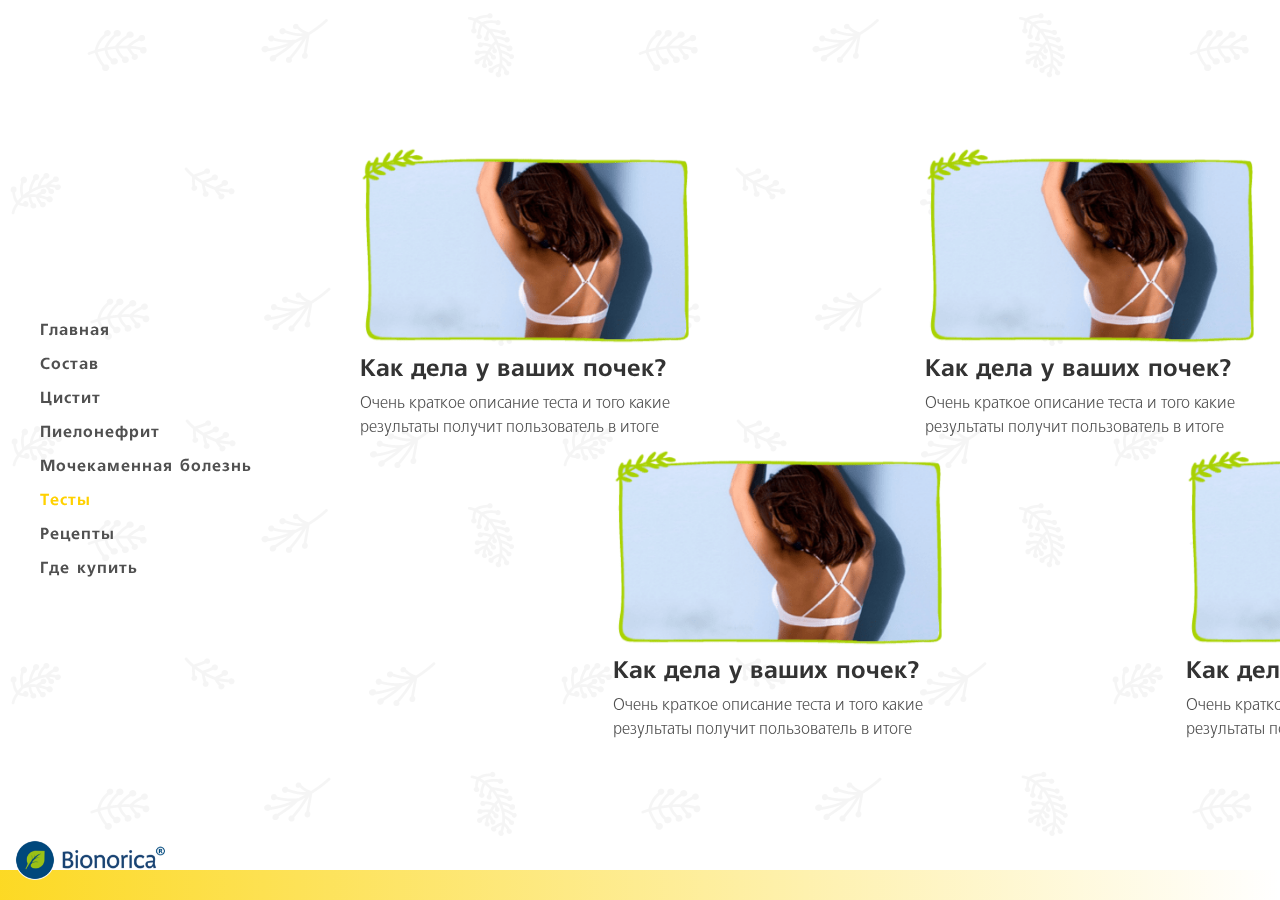
<file: all-tests.html>
<!DOCTYPE html>
<html lang="ru">
<head>
  <meta charset="UTF-8">
  <meta name="viewport" content="width=device-width, initial-scale=1.0">
  <link rel="stylesheet" href='css/font.css'>
  <link rel="stylesheet" href="css/uikit.min.css">
  <link rel="stylesheet" href="css/main.css">
  <title>Канефрон</title>
</head>
<body>

  <div class="menu-fixed">
    <a id="menu-toggle" href="#"><img src="img/icon/menu-ic-min.png" alt=""></a>
  </div>

  <div id="container">

    <div id="container2" class="at">
      <div class="box-animation" >
        <div class="imgs">
         <img src="img/photo/pochka-1-min.png" class="natasha-1" alt="">   
         <img id="text-4" src="img/text/slova-pochki-2.svg" alt="">
         <img id="text-5" src="img/text/pochka.svg" alt="">   
        </div>
      </div>

      <div class="box one">
        <div class="wrap uk-flex" uk-grid>
          <ul id="tm" class="menu uk-width-1-5@m">
            <li class="menu-item"><a href="http://pochka.com.ua/new/">Главная</a></li>
            <li class="menu-item"><a href="#">Состав</a></li>
            <li class="menu-item"><a href="#">Цистит</a></li>
            <li class="menu-item"><a href="#">Пиелонефрит</a></li>
            <li class="menu-item"><a href="#">Мочекаменная болезнь</a></li>
            <li class="menu-item my-active"><a href="/new/all-tests.html">Тесты</a></li>
            <li class="menu-item"><a href="/new/retsepty.html">Рецепты</a></li>
            <li class="menu-item"><a href="#">Где купить</a></li>
          </ul>
          <div class="tests uk-width-3-5@m uk-flex uk-flex-left uk-flex-middle  uk-flex-center">  
               <div class="wrap-3">
                  <div>
                               <a href="test-1.html">
                     <div class="images uk-overlay uk-flex uk-flex-center uk-flex-middle">
          
                      <img src="img/photo/photo_1-min.png" alt="" class="all-tests">
                       <img src="img/photo/photo_1_active-min.png" class="my-ab-img" alt="">
                      <img class="my-ab-img" src="img/text/nachat_test.svg" alt="">
              
                    </div>
                            </a>
                    <h3> 
                      Как дела у ваших почек?
                    </h3>
                    <p>
                      Очень краткое описание теста и того какие результаты получит пользователь в итоге
                    </p>
                  </div>
                  <div>
                      <a href="test-1.html">
                     <div class="images uk-overlay uk-flex uk-flex-center uk-flex-middle">
          
                      <img src="img/photo/photo_1-min.png" id="ap-menu" alt="" class="all-tests">
                       <img src="img/photo/photo_1_active-min.png" class="my-ab-img" alt="">
                      <img class="my-ab-img" src="img/text/nachat_test.svg" alt="">
              
                    </div>
                            </a>  
                    <h3> 
                      Как дела у ваших почек?
                    </h3>
                    <p>
                      Очень краткое описание теста и того какие результаты получит пользователь в итоге
                    </p>
                  </div>
                  <div>
                                          <a href="test-1.html">
                     <div class="images uk-overlay uk-flex uk-flex-center uk-flex-middle">
          
                      <img src="img/photo/photo_1-min.png" id="ap-menu" alt="" class="all-tests">
                       <img src="img/photo/photo_1_active-min.png" class="my-ab-img" alt="">
                      <img class="my-ab-img" src="img/text/nachat_test.svg" alt="">
              
                    </div>
                            </a>  
                    <h3> 
                      Как дела у ваших почек?
                    </h3>
                    <p>
                      Очень краткое описание теста и того какие результаты получит пользователь в итоге
                    </p>
                  </div>
               </div>
                <div class="wrap-2">
<div id="my-margin">
                                          <a href="test-1.html">
                     <div class="images uk-overlay uk-flex uk-flex-center uk-flex-middle">
          
                      <img src="img/photo/photo_1-min.png" id="ap-menu" alt="" class="all-tests">
                       <img src="img/photo/photo_1_active-min.png" class="my-ab-img" alt="">
                      <img class="my-ab-img" src="img/text/nachat_test.svg" alt="">
              
                    </div>
                            </a>  
                    <h3> 
                      Как дела у ваших почек?
                    </h3>
                    <p>
                      Очень краткое описание теста и того какие результаты получит пользователь в итоге
                    </p>
                  </div>
                  <div>
                                        <a href="test-1.html">
                     <div class="images uk-overlay uk-flex uk-flex-center uk-flex-middle">
          
                      <img src="img/photo/photo_1-min.png" id="ap-menu" alt="" class="all-tests">
                       <img src="img/photo/photo_1_active-min.png" class="my-ab-img" alt="">
                      <img class="my-ab-img" src="img/text/nachat_test.svg" alt="">
              
                    </div>
                            </a>  
                    <h3> 
                      Как дела у ваших почек?
                    </h3>
                    <p>
                      Очень краткое описание теста и того какие результаты получит пользователь в итоге
                    </p>
                  </div>
                </div>

          </div>
       </div>
     </div>
     <div class="box two">
      

    </div>

    <div class="box four">
    <div class="som-text">
     <img class="natasha-3" src="img/photo/pochka-3-min.png" alt="">
     <img id="text-8" src="img/text/ne-nado-samodetel.svg" alt=""> 
     <img id="text-9" src="img/text/pochka.svg" alt=""> 
    </div>

      <div class="wrap">
        <p class="samo-1">
          ПЕРЕД ВИКОРИСТАННЯМ ПРОКОНСУЛЬТУЙТЕСЯ З ЛІКАРЕМ
        </p>

        <p class="samo">
          САМОЛЕЧЕНИЕ МОЖЕТ
          БЫТЬ ОПАСНЫМ ДЛЯ
          ВАШЕГО ЗДОРОВЬЯ

        </p>
        <p class="samo-3">1 - 12-місячне порівняльне дослідження застосування Канефрон® Н у лікуванні хворих з інфекцією сечової системи. І.О. Дудар/Здоровье Мужчины №3, 2009
        </p>

      </div>

    </div>
  </div>
</div>
<div class="modal-menu">
<div class="menu-close">
    <a id="menu-close" href="#" class="fade-in"><img src="img/text/close.svg" alt=""></a>
  </div>
    <ul class="menu uk-width-auto uk-first-column">
            <li class="menu-item"><a href="http://pochka.com.ua/new/">Главная</a></li>
            <li class="menu-item"><a href="#">Состав</a></li>
            <li class="menu-item"><a href="#">Цистит</a></li>
            <li class="menu-item"><a href="#">Пиелонефрит</a></li>
            <li class="menu-item"><a href="#">Мочекаменная болезнь</a></li>
            <li class="menu-item  my-active"><a href="/new/all-tests.html">Тесты</a></li>
            <li class="menu-item"><a href="/new/retsepty.html">Рецепты</a></li>
            <li class="menu-item"><a href="#">Где купить</a></li>
      </ul>
</div>
  <div class="footer">
    <img src="img/logo/logo_2.png" alt="">
  </div>
</body>
<script src="js/jquery.min.js"></script>
<script src="js/uikit.min.js"></script>
<script src="js/TweenMax.min.js"></script>
<script src="js/EasePack.min.js"></script>
<script src="js/ScrollMagic.min.js"></script>
<script src="js/animation.gsap.min.js"></script>
<script src="js/debug.addIndicators.min.js"></script>
<script src="js/jquery.ScrollMagic.min.js"></script>
 <!--<script type="text/javascript">var TABLETKI_INFORMER = {productName: "Синупрет-экстракт", view: "modal", hash: "#apteki", height: 500, averagePrice: true, pharmCount: true, image: "https://i0.tabletki.ua/_assets/img/abc/large/Sinupret-ehkstrakt-33264.jpg", marker: "marker-plus3"}</script>
  <script src="https://tabletki.ua/article/i4/files/assets/js/app.js"></script>-->
<script type="text/javascript" src="js/main.js"></script>
</html>
</file>
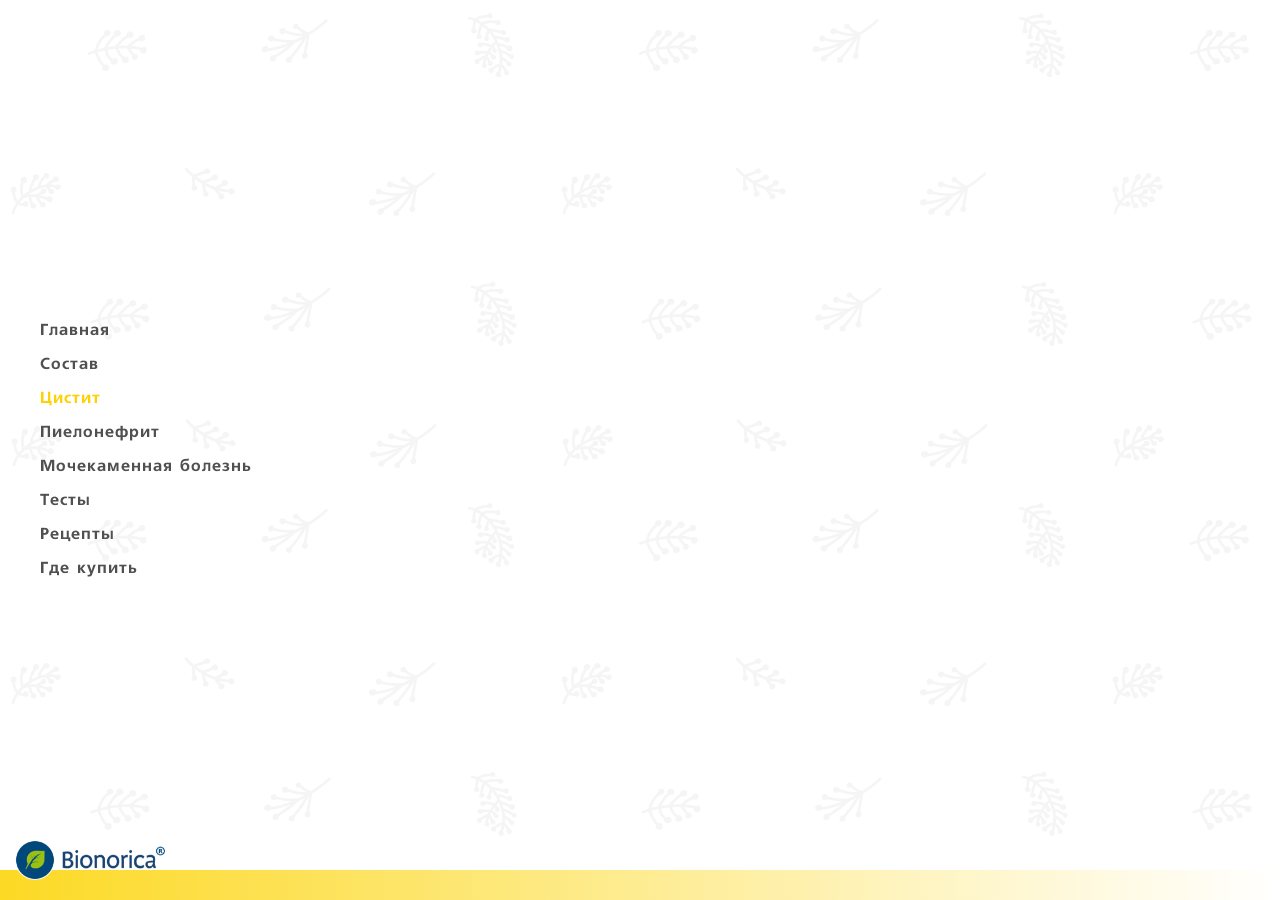
<file: cistitis.html>
<!DOCTYPE html>
<html lang="ru">

<head>
    <meta charset="UTF-8">
    <meta name="viewport" content="width=device-width, initial-scale=1.0">
    <link rel="stylesheet" href='css/font.css'>
    <link rel="stylesheet" href="css/uikit.min.css">
    <link rel="stylesheet" href="css/main.css">
    <title>Канефрон | Цистит</title>
</head>

<body>

    <div class="menu-fixed">
        <a id="menu-toggle" href="#"><img src="img/icon/menu-ic-min.png" alt=""></a>
    </div>

    <div id="container">
        <div id="container2" class="disease-html">
            

            <div class="box one">
                <div class="wrap" uk-grid>
                    <ul class="menu uk-width-auto">
            <li class="menu-item"><a href="http://pochka.com.ua/new/">Главная</a></li>
            <li class="menu-item"><a href="/new/sostav.html">Состав</a></li>
            <li class="menu-item my-active"><a href="/new/cistitis.html">Цистит</a></li>
            <li class="menu-item"><a href="/new/piolonefrit.html">Пиелонефрит</a></li>
            <li class="menu-item"><a href="/new/mochekamennaya.html">Мочекаменная болезнь</a></li>
            <li class="menu-item"><a href="/new/all-tests.html">Тесты</a></li>
            <li class="menu-item"><a href="/new/retsepty.html">Рецепты</a></li>
            <li class="menu-item"><a href="/new/gde-kupit.html">Где купить</a></li>
                    </ul>
                    <div class="info uk-width-3-4@m uk-flex uk-flex-left uk-flex-column uk-flex-center">

                        <div class="c-sostav-1">
                            <div>

                                <p class="s-numbers"> №UA/4708/01/01 от 22.12.2016 №1389</p>
                                <h1>Канефрон<sup>®</sup> Н </h1>
                                <img src="img/txt_svg_kanefron/cistitis.svg" class="s-cistit" alt="">
                                <p class="s-default">
                                    <strong>Цистит</strong> – это воспаление слизистой оболочки мочевого пузыря. Развитие цистита связано с переохлаждением, перенесенной инфекцией, инструментальным исследованием, бессистемным использованием некоторых лекарств, пренебрежением правилами личной гигиены. 
                                </p>
                                <p class="s-default">
                                   Самые главные симптомы цистита:
                                </p>
                                <ul class="s-my-list">
                                    <li>Частые и болезненные мочеиспускания</li>
                                    <li>Жжение во время и после мочеиспускания</li>
                                    <li>Боль и резь внизу живота</li>
                                </ul>
                            </div>


                        </div>

                    </div>
                </div>

            </div>
            <div class="box two" >
                <div class="box-animation" id="ap-menu">
                    <div class="imgs">
                        <img src="img/photo/pochka-3-min.png" class="natasha-1" alt="">
                        <img id="text-4" src="img/moch/pochka_speak_cistitis.svg" alt="">
                        <img id="text-5" src="img/text/pochka.svg" alt="">
                    </div>
                </div>
                <div class="wrap" uk-grid>
                    <div class="c-sostav-2">
                        <div>
                            <p class="s-default">
Чаще всего при первых признаках цистита по рекомендации более опытных подруг женщина принимает несколько таблеток первого попавшегося антибиотика. Симптомы заболевания затухают и о нем забывают до следующего обострения. Так может продолжаться годами. Однако,  <strong>обострения цистита</strong> происходят снова и снова. Такое положение вещей может свести с ума…

                            </p>
                           
                        </div>
<div>
  <img src="img/lief_divider.png" class="center divider" alt="">
</div>
                        <div>
                            

                            <p class="s-default">
                               Но эту проблему можно решить достаточно быстро, если обратиться к врачу и вовремя начать <strong>правильное лечение</strong>. Для борьбы с симптомами цистита существуют лекарственные препараты нового поколения, их особенность – сочетание традиционных знаний лечения растительными средствами с новейшими технологиями щадящего производства <strong>на основе растительного сырья</strong>.
                            </p>


                        </div>
                    </div>
                </div>
            </div>
            <div class="box two">

                <div class="wrap" uk-grid>
                <div class="info uk-width-4-5@m uk-flex uk-flex-left uk-flex-column ">
                  <div><img src="img/cistitis_2.svg" class="cistitis2" alt="">
                  </div>
                  <h1>Канефрон<sup>®</sup> Н </h1>
                  <div class="box-flex">
                    <p> Канефрон<sup>®</sup> Н обладает всеми качествами для лечения цистита: <strong> противомикробным, мочегонным, спазмолитическим, противовоспалительным, </strong> благодаря составу препарата -
уникальной комбинации трав:
                    </p>

                    <a href="#" class="uk-button-large uk-button my-green">О Составе</a>
                  </div>
                  <div class="uk-child-width-1-3 uk-text-center uk-margin-top" uk-grid>
                    <div>
                      <img src="img/photo/flower-1-min.png" alt="" /> <br>
                      <img class="listy-text" src="img/text/listy-rozmarin.svg" alt="">
                      <p> Folia Rosmarini </p>
                    </div>
                    <div>
                      <img src="img/photo/flower-2-min.png" alt="" /><br>
                      <img class="listy-text" src="img/text/travy-zolototisichnika.svg" alt="">
                      <p> Herba Centaurii </p>
                    </div>
                    <div>
                      <img src="img/photo/flower-3-min.png" alt="" /><br>
                      <img class="listy-text" src="img/text/kornay-lybystka.svg" alt="">
                      <p> Radix Levistici </p>
                    </div>
                  </div>
                </div>
                </div>
            </div>
<div class="box five">

                <div class="wrap" uk-grid>
                    <div class="c-sostav-3">
                        <div>
                            <p class="s-default">
Чаще всего при первых признаках цистита по рекомендации более опытных подруг женщина принимает несколько таблеток первого попавшегося антибиотика. Симптомы заболевания затухают и о нем забывают до следующего обострения. Так может продолжаться годами. Однако,  <strong>обострения цистита</strong> происходят снова и снова. Такое положение вещей может свести с ума…

                            </p>
                           
                        </div>
<div>
  <img src="img/lief_divider.png" class="center divider" alt="">
</div>
                        <div>
                            

                            <p class="s-default">
                               Но эту проблему можно решить достаточно быстро, если обратиться к врачу и вовремя начать <strong>правильное лечение</strong>. Для борьбы с симптомами цистита существуют лекарственные препараты нового поколения, их особенность – сочетание традиционных знаний лечения растительными средствами с новейшими технологиями щадящего производства <strong>на основе растительного сырья</strong>.
                            </p>


                        </div>
                    </div>
                </div>
            </div>
            <div class="box six">

                <div class="wrap">
                    <div style="max-width: 43%;">
                        <img src="img/kanefron_profilaktica.svg" class="profilaktika" alt="">
<br>    
                        <p> Поэтому возможность длительного и безопасного применения препарата в данном случае очень важна. Кроме того, Канефрон<sup>®</sup> Н <strong>способен предупреждать развитие пиелонефрита</strong>, который является частым осложнением цистита. 
                        </p>
<br>    
 <a href="#" class="uk-button-large uk-button my-green">О пиелонефрите</a>
                    </div>
                    <div class="product uk-width-auto">
                        <img src="img/icon/lief_big-min.png" alt="" class="lief-big" />
                        <img src="img/photo/pack-min.png" alt=""  class="pack-min" />
                        <p class="my-lief-text">
                            №UA/4708/01/01 от 22.12.2016 №1389
                        </p>
                        <p class="my-lief-text">
                            №UA/4708/02/01 от 22.12.2016 №1389
                        </p>
                    </div>
                </div>
            </div>
            <div class="box three">
                <div class="wrap " style="    align-items: center;    justify-content: center;">
                    <div>
                        <h1>Где купить</h1>
                        <div class="map-preview">
                            <a href="#apteki">
                                <div class=" uk-overlay uk-flex uk-flex-center uk-flex-middle">
                                    <img src="img/photo/map_fill-min.png" alt="">
                                </div>
                            </a>
                        </div>
                    </div>
                </div>
            </div>
            <div class="box four">
                <div class="som-text">
                    <img class="natasha-3" src="img/photo/pochka-3-min.png" alt="">
                    <img id="text-8" src="img/text/ne-nado-samodetel.svg" alt="">
                    <img id="text-9" src="img/text/pochka.svg" alt="">
                </div>

                <div class="wrap">
                    <p class="samo-1">
                        ПЕРЕД ВИКОРИСТАННЯМ ПРОКОНСУЛЬТУЙТЕСЯ З ЛІКАРЕМ
                    </p>

                    <p class="samo">
                        САМОЛЕЧЕНИЕ МОЖЕТ БЫТЬ ОПАСНЫМ ДЛЯ ВАШЕГО ЗДОРОВЬЯ

                    </p>
                    <p class="samo-3">1 - 12-місячне порівняльне дослідження застосування Канефрон® Н у лікуванні хворих з інфекцією сечової
                        системи. І.О. Дудар/Здоровье Мужчины №3, 2009
                    </p>

                </div>

            </div>
        </div>
    </div>
    <div class="modal-menu">
        <div class="menu-close">
            <a id="menu-close" href="#" class="fade-in"><img src="img/text/close.svg" alt=""></a>
        </div>
        <ul class="menu uk-width-auto uk-first-column">
            <li class="menu-item"><a href="http://pochka.com.ua/new/">Главная</a></li>
            <li class="menu-item"><a href="/new/sostav.html">Состав</a></li>
            <li class="menu-item my-active"><a href="/new/cistitis.html">Цистит</a></li>
            <li class="menu-item"><a href="/new/piolonefrit.html">Пиелонефрит</a></li>
            <li class="menu-item"><a href="/new/mochekamennaya.html">Мочекаменная болезнь</a></li>
            <li class="menu-item"><a href="/new/all-tests.html">Тесты</a></li>
            <li class="menu-item"><a href="/new/retsepty.html">Рецепты</a></li>
            <li class="menu-item"><a href="/new/gde-kupit.html">Где купить</a></li>
        </ul>
    </div>
    <div class="footer">
        <img src="img/logo/logo_2.png" alt="">
    </div>
</body>
<script src="js/jquery.min.js"></script>
<script src="js/uikit.min.js"></script>
<script src="js/TweenMax.min.js"></script>
<script src="js/EasePack.min.js"></script>
<script src="js/ScrollMagic.min.js"></script>
<script src="js/animation.gsap.min.js"></script>
<script src="js/debug.addIndicators.min.js"></script>
<script src="js/jquery.ScrollMagic.min.js"></script>
<script type="text/javascript">
  var TABLETKI_INFORMER = { productName: "Канефрон", view: "modal", hash: "#apteki", height: 500, averagePrice: true, pharmCount: true, image: "http://pochka.com.ua/new/img/photo/pack-min.png", marker: "", markerUrl: 'http://pochka.com.ua/new/img/pin-kanefron.png' }
</script>
<script src="https://tabletki.ua/article/i4/files/assets/js/app.js"></script>
<script type="text/javascript" src="js/main.js"></script>

</html>
</file>
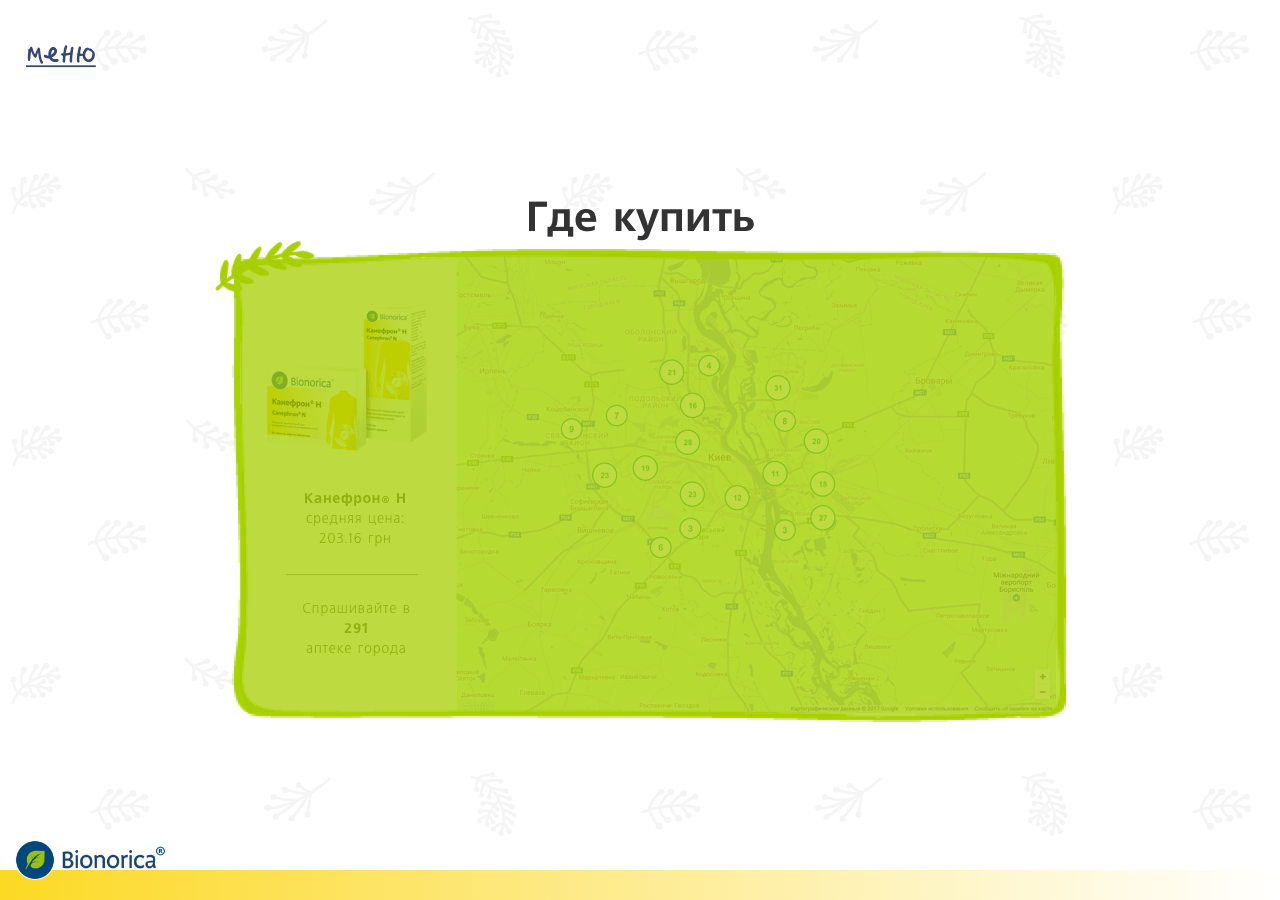
<file: gde-kupit.html>
<!DOCTYPE html>
<html lang="ru">

<head>
  <meta charset="UTF-8">
  <meta name="viewport" content="width=device-width, initial-scale=1.0">
  <link rel="stylesheet" href='css/font.css'>
  <link rel="stylesheet" href="css/uikit.min.css">
  <link rel="stylesheet" href="css/main.css">
  <title>Канефрон</title>
</head>

<body>
  <style>
    .natasha-1 {
      position: relative;
      z-index: 6;
      bottom: 133px;
      left: 60%;
      max-width: 145px;
      opacity: 0;
      /*transform: rotate(90deg) translateY(-100vh);*/
    }
  </style>


  <div class="menu-fixed">
    <a id="menu-toggle" href="#"><img src="img/icon/menu-ic-min.png" alt=""></a>
  </div>

  <div id="container">

    <div id="container2">
      <div class="box three">
        <div class="wrap " style="    align-items: center;    justify-content: center;">
          <div>
            <h1 class="uk-text-center">Где купить</h1>
            <div class="map-preview">
              <a href="#apteki">
                <div class=" uk-overlay uk-flex uk-flex-center uk-flex-middle">
                  <img src="img/photo/map_fill-min.png" alt="">
                </div>
              </a>
            </div>
          </div>
        </div>

      </div>
      <div class="box four">
        <div class="som-text">
          <img class="natasha-3" src="img/photo/pochka-3-min.png" alt="">
          <img id="text-8" src="img/text/ne-nado-samodetel.svg" alt="">
          <img id="text-9" src="img/text/pochka.svg" alt="">
        </div>

        <div class="wrap">
          <p class="samo-1">
            ПЕРЕД ВИКОРИСТАННЯМ ПРОКОНСУЛЬТУЙТЕСЯ З ЛІКАРЕМ
          </p>

          <p class="samo">
            САМОЛЕЧЕНИЕ МОЖЕТ БЫТЬ ОПАСНЫМ ДЛЯ ВАШЕГО ЗДОРОВЬЯ

          </p>
          <p class="samo-3">1 - 12-місячне порівняльне дослідження застосування Канефрон® Н у лікуванні хворих з інфекцією сечової системи.
            І.О. Дудар/Здоровье Мужчины №3, 2009
          </p>

        </div>

      </div>
    </div>
  </div>
  <div class="modal-menu">
    <div class="menu-close">
      <a id="menu-close" href="#" class="fade-in"><img src="img/text/close.svg" alt=""></a>
    </div>
    <ul class="menu uk-width-auto uk-first-column">
            <li class="menu-item"><a href="http://pochka.com.ua/new/">Главная</a></li>
            <li class="menu-item"><a href="/new/sostav.html">Состав</a></li>
            <li class="menu-item"><a href="/new/cistitis.html">Цистит</a></li>
            <li class="menu-item"><a href="/new/piolonefrit.html">Пиелонефрит</a></li>
            <li class="menu-item"><a href="/new/mochekamennaya.html">Мочекаменная болезнь</a></li>
            <li class="menu-item"><a href="/new/all-tests.html">Тесты</a></li>
            <li class="menu-item"><a href="/new/retsepty.html">Рецепты</a></li>
            <li class="menu-item  my-active"><a href="/new/gde-kupit.html">Где купить</a></li>
    </ul>
  </div>
  <div class="footer">
    <img src="img/logo/logo_2.png" alt="">
  </div>
</body>
<script src="js/jquery.min.js"></script>
<script src="js/uikit.min.js"></script>
<script src="js/TweenMax.min.js"></script>
<script src="js/EasePack.min.js"></script>
<script src="js/ScrollMagic.min.js"></script>
<script src="js/animation.gsap.min.js"></script>
<script src="js/debug.addIndicators.min.js"></script>
<script src="js/jquery.ScrollMagic.min.js"></script>
<script type="text/javascript">
  var TABLETKI_INFORMER = { productName: "Канефрон", view: "modal", hash: "#apteki", height: 500, averagePrice: true, pharmCount: true, image: "http://pochka.com.ua/new/img/photo/pack-min.png", marker: "", markerUrl: 'http://pochka.com.ua/new/img/pin-kanefron.png' }
</script>
<script src="https://tabletki.ua/article/i4/files/assets/js/app.js"></script>
<script type="text/javascript" src="js/main.js"></script>

</html>
</file>
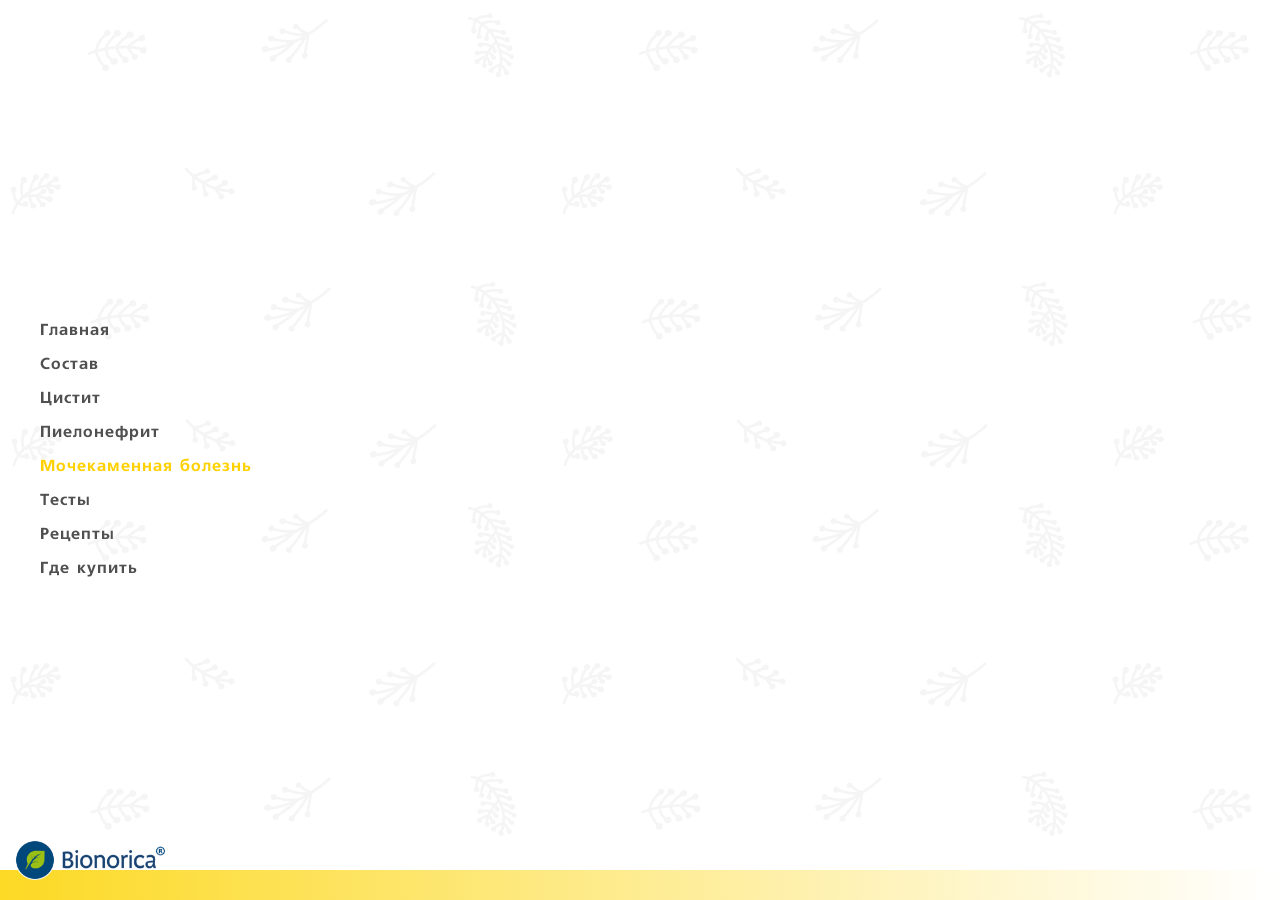
<file: mochekamennaya.html>
<!DOCTYPE html>
<html lang="ru">

<head>
    <meta charset="UTF-8">
    <meta name="viewport" content="width=device-width, initial-scale=1.0">
    <link rel="stylesheet" href='css/font.css'>
    <link rel="stylesheet" href="css/uikit.min.css">
    <link rel="stylesheet" href="css/main.css">
    <title>Канефрон | Мочекаменная болезнь</title>
</head>

<body>

    <div class="menu-fixed">
        <a id="menu-toggle" href="#"><img src="img/icon/menu-ic-min.png" alt=""></a>
    </div>

    <div id="container">
        <div id="container2" class="disease-html">
            

            <div class="box one">
                <div class="wrap" uk-grid>
                    <ul class="menu uk-width-auto">
            <li class="menu-item"><a href="http://pochka.com.ua/new/">Главная</a></li>
            <li class="menu-item"><a href="/new/sostav.html">Состав</a></li>
            <li class="menu-item"><a href="/new/cistitis.html">Цистит</a></li>
            <li class="menu-item"><a href="/new/piolonefrit.html">Пиелонефрит</a></li>
            <li class="menu-item my-active"><a href="/new/mochekamennaya.html">Мочекаменная болезнь</a></li>
            <li class="menu-item"><a href="/new/all-tests.html">Тесты</a></li>
            <li class="menu-item"><a href="/new/retsepty.html">Рецепты</a></li>
            <li class="menu-item"><a href="/new/gde-kupit.html">Где купить</a></li>
                    </ul>
                    <div class="info uk-width-3-4@m uk-flex uk-flex-left uk-flex-column uk-flex-center">

                        <div class="c-sostav-1">
                            <div>

                                <p class="s-numbers"> №UA/4708/01/01 от 22.12.2016 №1389</p>
                                <h1>Канефрон<sup>®</sup> Н </h1>
                                <img src="img/moch/mochekamennaya_txt_1.svg" class="s-cistit" alt="">
                                <p class="s-default">
                                    <strong>Мочекаменная болезнь (уролетиаз)</strong> - заболевание, проявляющееся формированием камней в органах мочевыделительной системы.
Мочекаменная болезнь в основном связана с нарушениями обмена веществ в организме и, как следствие, отложением солей в почках с последующим ростом камней.. Также причиной возникновения мочекаменной болезни могут быть нарушение питания, геологические и географические особенности проживания.
                                </p>
                                <p class="s-default">
                                  Самые главные симптомы пиелонефрита:
                                </p>
                                <ul class="s-my-list">
                                    <li>Импульсы сильной боли</li>
                                    <li>Боль и резь внизу живота</li>
                                    <li>Кровь в моче</li>
                                </ul>
                            </div>


                        </div>

                    </div>
                </div>

            </div>
            <div class="box two" >
                <div class="box-animation" id="ap-menu">
                    <div class="imgs">
                        <img src="img/photo/pochka-3-min.png" class="natasha-1" alt="">
                        <img id="text-4" src="img/moch/pochka_speak_cistitis.svg" alt="">
                        <img id="text-5" src="img/text/pochka.svg" alt="">
                    </div>
                </div>
                <div class="wrap" uk-grid>
                    <div class="c-sostav-2">
                        <div>
                            <p class="s-default">
Существует несколько путей лечения мочекаменной болезни - <strong>диетотерапия и медикаментозная коррекция</strong> нарушений обмена веществ, хирургический путь и фитотерапия.
<br><br>
Диетотерапия заключается в исключении ряда продуктов, которые могут способствовать камнеобразовании. Диета зависит от типа камней.

                            </p>
                           
                        </div>
<div>
  <img src="img/lief_divider.png" class="center divider" alt="">
</div>
                        <div>
                            

                            <p class="s-default">
                               Камни в почках, которые достаточно велики по размерам для самостоятельного отхождения, не лечатся консервативным методом, а требуют хирургического вмешательства.
<br><br>
Операции, благодаря современным технологиям , могут проводиться без разрезов и даже без проколов.
                            </p>


                        </div>
                    </div>
                </div>
            </div>
            <div class="box two">

                <div class="wrap" uk-grid>
                <div class="info uk-width-4-5@m uk-flex uk-flex-left uk-flex-column ">
                  <div><img src="img/moch/mochekamennaya_txt_2.svg" class="cistitis2" alt="">
                  </div>
                  <h1>препарат Канефрон<sup>®</sup> Н </h1>
                  <div class="box-flex">
                    <p>  Уточните на приеме врача о приеме <strong>Канефрон<sup>®</sup> Н</strong>. Эффективность лечения мочекаменной болезни <strong>Канефрон<sup>®</sup> Н </strong> подтверждается многолетним опытом применения этого препарата. Это препарат растительного происхождения, разработанный немецкой компанией Бионорика. В его состав входят экстракты:
                    </p>

                    <a href="#" class="uk-button-large uk-button my-green">О Составе</a>
                  </div>
                  <div class="uk-child-width-1-3 uk-text-center uk-margin-top" uk-grid>
                    <div>
                      <img src="img/photo/flower-1-min.png" alt="" /> <br>
                      <img class="listy-text" src="img/text/listy-rozmarin.svg" alt="">
                      <p> Folia Rosmarini </p>
                    </div>
                    <div>
                      <img src="img/photo/flower-2-min.png" alt="" /><br>
                      <img class="listy-text" src="img/text/travy-zolototisichnika.svg" alt="">
                      <p> Herba Centaurii </p>
                    </div>
                    <div>
                      <img src="img/photo/flower-3-min.png" alt="" /><br>
                      <img class="listy-text" src="img/text/kornay-lybystka.svg" alt="">
                      <p> Radix Levistici </p>
                    </div>
                  </div>
                </div>
                </div>
            </div>
<div class="box five">

                <div class="wrap" uk-grid>
                    <div class="c-sostav-3">
                        <div>
                            <p class="s-default">

Вещества, содержащиеся в препарате, действуют комплексно, оказывая <strong> противовоспалительное, противомикробное, спазмолитическое, сосудорасширяющее, а также мочегонное действие</strong>. Препарат устраняет спазм сосудов и способствует активному выведению солей из организма. Благодаря приему Канефрона<sup>®</sup>  Н <strong>состояние улучшается</strong> - быстрее выводится песок из почек, может снижаться артериальное давление, уменьшаются боли.. 

                            </p>
                           
                        </div>
<div>
  <img src="img/lief_divider.png" class="center divider" alt="">
</div>
                        <div>
                            

                            <p class="s-default">
                              Также его применение <strong>предупреждает образование и рост камней</strong>, помогает в профилактике воспалительных осложнений и рецидивов мочекаменной болезни. Канефрон<sup>®</sup> Н – один из самых применяемых растительных препаратов при этой патологии, так как он увеличивает выделение мочевой кислоты с мочой, предупреждая образование уратов, нормализует кислотность мочи, способствует облегченному выведению мелких камней или их фрагментов через мочеточники.
                            </p>


                        </div>
                    </div>
                </div>
            </div>
            <div class="box six">

                <div class="wrap">
                    <div style="max-width: 43%;">
                        <img src="img/kanefron_profilaktica.svg" class="profilaktika" alt="">
<br>    
                        <p> Высокое качество Канефрона<sup>®</sup> Н выделяет его из всей группы растительных урологических препаратов. Технологии разработки этого препарата способствуют максимальному использованию всех полезных свойств лекарственных растений. Препарат не имеет побочных действий и хорошо переносится, что делает его идеальным при необходимости длительного профилактического приема. 
                        </p>
<br>    
 <a href="#" class="uk-button-large uk-button my-green">О пиелонефрите</a>
                    </div>
                    <div class="product uk-width-auto">
                        <img src="img/icon/lief_big-min.png" alt="" class="lief-big" />
                        <img src="img/photo/pack-min.png" alt=""  class="pack-min" />
                        <p class="my-lief-text">
                            №UA/4708/02/01 от 22.12.2016 №1389
                        </p>
                        <p class="my-lief-text">
                            №UA/4708/01/01 от 22.12.2016 №1389
                        </p>
                    </div>
                </div>
            </div>
            <div class="box three">
                <div class="wrap " style="    align-items: center;    justify-content: center;">
                    <div>
                        <h1>Где купить</h1>
                        <div class="map-preview">
                            <a href="#apteki">
                                <div class=" uk-overlay uk-flex uk-flex-center uk-flex-middle">
                                    <img src="img/photo/map_fill-min.png" alt="">
                                </div>
                            </a>
                        </div>
                    </div>
                </div>
            </div>
            <div class="box four">
                <div class="som-text">
                    <img class="natasha-3" src="img/photo/pochka-3-min.png" alt="">
                    <img id="text-8" src="img/text/ne-nado-samodetel.svg" alt="">
                    <img id="text-9" src="img/text/pochka.svg" alt="">
                </div>

                <div class="wrap">
                    <p class="samo-1">
                        ПЕРЕД ВИКОРИСТАННЯМ ПРОКОНСУЛЬТУЙТЕСЯ З ЛІКАРЕМ
                    </p>

                    <p class="samo">
                        САМОЛЕЧЕНИЕ МОЖЕТ БЫТЬ ОПАСНЫМ ДЛЯ ВАШЕГО ЗДОРОВЬЯ

                    </p>
                    <p class="samo-3">1 - 12-місячне порівняльне дослідження застосування Канефрон<sup>®</sup> Н у лікуванні хворих з інфекцією сечової
                        системи. І.О. Дудар/Здоровье Мужчины №3, 2009
                    </p>

                </div>

            </div>
        </div>
    </div>
    <div class="modal-menu">
        <div class="menu-close">
            <a id="menu-close" href="#" class="fade-in"><img src="img/text/close.svg" alt=""></a>
        </div>
        <ul class="menu uk-width-auto uk-first-column">
            <li class="menu-item"><a href="http://pochka.com.ua/new/">Главная</a></li>
            <li class="menu-item"><a href="/new/sostav.html">Состав</a></li>
            <li class="menu-item"><a href="/new/cistitis.html">Цистит</a></li>
            <li class="menu-item"><a href="/new/piolonefrit.html">Пиелонефрит</a></li>
            <li class="menu-item my-active"><a href="/new/mochekamennaya.html">Мочекаменная болезнь</a></li>
            <li class="menu-item"><a href="/new/all-tests.html">Тесты</a></li>
            <li class="menu-item"><a href="/new/retsepty.html">Рецепты</a></li>
            <li class="menu-item"><a href="/new/gde-kupit.html">Где купить</a></li>
        </ul>
    </div>
    <div class="footer">
        <img src="img/logo/logo_2.png" alt="">
    </div>
</body>
<script src="js/jquery.min.js"></script>
<script src="js/uikit.min.js"></script>
<script src="js/TweenMax.min.js"></script>
<script src="js/EasePack.min.js"></script>
<script src="js/ScrollMagic.min.js"></script>
<script src="js/animation.gsap.min.js"></script>
<script src="js/debug.addIndicators.min.js"></script>
<script src="js/jquery.ScrollMagic.min.js"></script>
<script type="text/javascript">
  var TABLETKI_INFORMER = { productName: "Канефрон", view: "modal", hash: "#apteki", height: 500, averagePrice: true, pharmCount: true, image: "http://pochka.com.ua/new/img/photo/pack-min.png", marker: "", markerUrl: 'http://pochka.com.ua/new/img/pin-kanefron.png' }
</script>
<script src="https://tabletki.ua/article/i4/files/assets/js/app.js"></script>
<script type="text/javascript" src="js/main.js"></script>

</html>
</file>
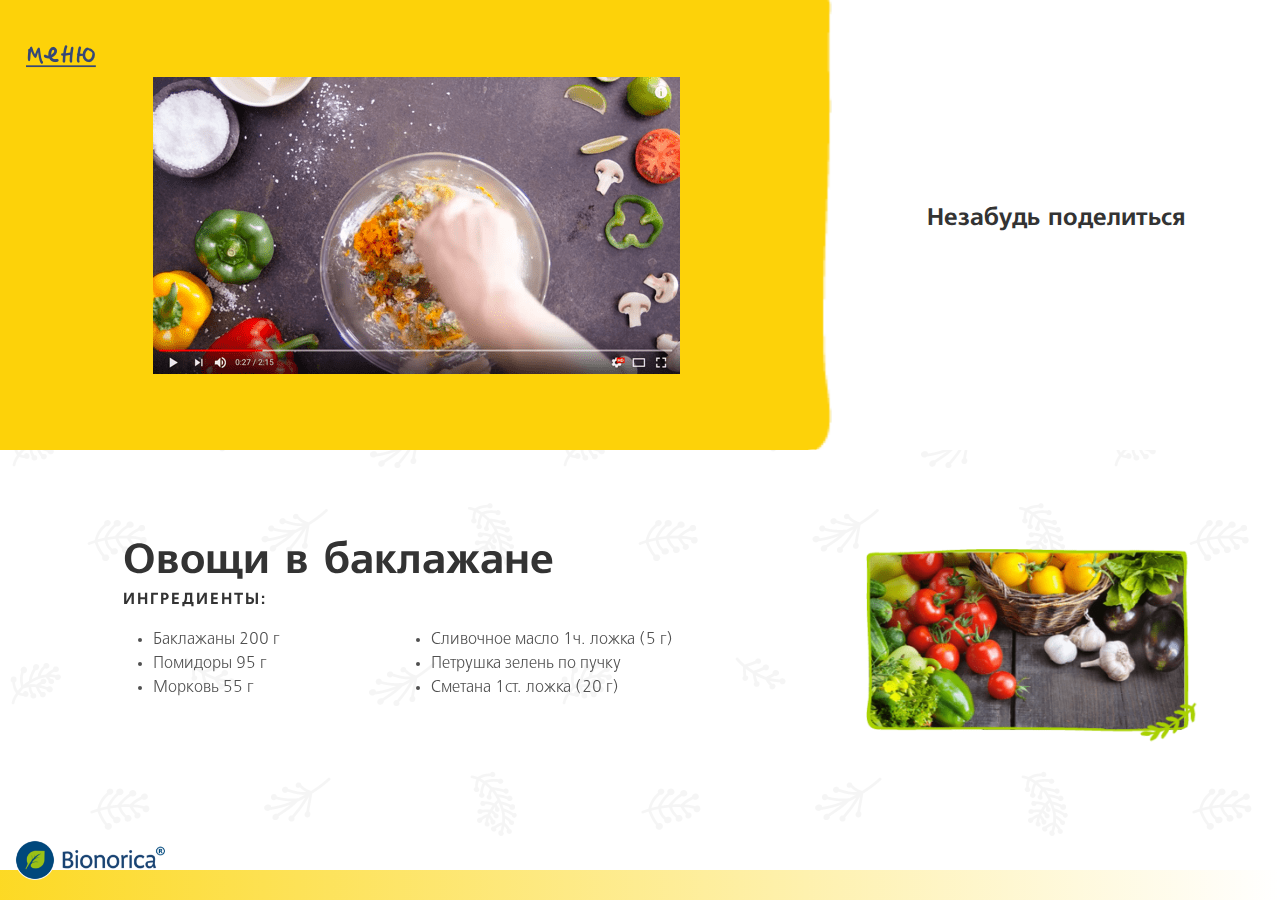
<file: ovoshhi-v-baklazhane.html>
<!DOCTYPE html>
<html lang="ru">

<head>
   <meta charset="UTF-8">
   <meta name="viewport" content="width=device-width, initial-scale=1.0">
   <link rel="stylesheet" href='css/font.css'>
   <link rel="stylesheet" href="css/uikit.min.css">
   <link rel="stylesheet" href="css/main.css">
   <title>Канефрон</title>
</head>

<body>

   <div class="menu-fixed">
      <a id="menu-toggle" href="#"><img src="img/icon/menu-ic-min.png" alt=""></a>
   </div>
   <div id="container">
      <div id="container2">
         <div class="box one">
            <div class="my-box-v">
               <div class="yellow-box">
                  <div class="video-recepy">
                     <img src="img/photo/video-min.png" alt=""/>
                     <img src="img/bg-right.png" class="my-bg-y-r" alt="" />
                  </div>
                  <div class="share-recepy">
                     <div class="share-content">
                        <h3>Незабудь поделиться</h3>
                        <br>
<script src="//yastatic.net/es5-shims/0.0.2/es5-shims.min.js"  async="async"></script>
<script src="//yastatic.net/share2/share.js" async="async"></script>
<div class="ya-share2" data-services="vkontakte,facebook"></div>
                     </div>

                  </div>
               </div>
               <div class="box-recepy">
                  <div class="recepy-info"  uk-grid>
                     <div class="uk-width-2-3">
                        <h1>Овощи в баклажане</h1>
                        <h5>ингредиенты:</h5>
                        <ul class="ul-flex">
                           <li>Баклажаны 200 г</li>
                           <li>Помидоры 95 г</li>
                           <li>Морковь 55 г</li>
                           <li>Сливочное масло 1ч. ложка (5 г)</li>
                           <li>Петрушка зелень по пучку</li>
                           <li>Сметана 1ст. ложка (20 г)</li>
                        </ul>
                     </div>
                  <div class="uk-width-1-3">
                     <img src="img/photo/photo-min-recept.png" alt="">
                  </div>
                  </div>
                  
               </div>
            </div>
         </div>
         <div class="box two">
                <div class="wrap" uk-grid>
                    <div class="info uk-width-1-3@m uk-flex uk-flex-left uk-flex-column uk-flex-center">
                        <div class="my-recepi-2">
                            <div>       
                                <img src="img/photo/photo_4-min.png"  alt="">
                                <h3 class="my-recepy-title">
                                    Первый шаг
                                </h3>
                                <p class="recepy-texts">
                                   Баклажаны помыть, удалить плодоножку, не очищать, разрезать вдоль до половины, удалить часть сердцевины с семенами.

                                </p>
                                <img src="img/photo/1-min.png" class="recepy-digit" alt="">
                            </div>
                        </div>
                    </div>
                    <div class="info uk-width-1-3@m uk-flex uk-flex-left uk-flex-column uk-flex-center">
                        
                        <div class="my-recepi-3">
                            <div>       
                                 <img src="img/photo/2-min.png" class="recepy-digit" alt="">
                                <img src="img/photo/photo_4-min.png"  alt="">
                                <h3 class="my-recepy-title">
                                    Первый шаг
                                </h3>
                                <p class="recepy-texts">
                                   Баклажаны помыть, удалить плодоножку, не очищать, разрезать вдоль до половины, удалить часть сердцевины с семенами.

                                </p>
                              
                            </div>
                        </div>
                    </div>
                    <div class="info uk-width-1-3@m uk-flex uk-flex-left uk-flex-column uk-flex-center">
                       
                        <div class="my-recepi-4">
                            <div>       
                                <img src="img/photo/photo_4-min.png"  alt="">
                                <h3 class="my-recepy-title">
                                    Первый шаг
                                </h3>
                                <p class="recepy-texts">
                                   Баклажаны помыть, удалить плодоножку, не очищать, разрезать вдоль до половины, удалить часть сердцевины с семенами.

                                </p>
                                <img src="img/photo/3-min.png" class="recepy-digit" alt="">
                            </div>
                        </div>
                    </div>

                </div>
         </div>
         <div class="box three">
 <div class="wrap" uk-grid>
                    <div class="info uk-width-1-3@m uk-flex uk-flex-left uk-flex-column uk-flex-center">
                        <div class="my-recepi-2">
                            <div>       
                               <img src="img/photo/4-min.png" class="recepy-digit" alt="">
                                <img src="img/photo/photo_4-min.png"  alt="">
                                <h3 class="my-recepy-title">
                                    Первый шаг
                                </h3>
                                <p class="recepy-texts">
                                   Баклажаны помыть, удалить плодоножку, не очищать, разрезать вдоль до половины, удалить часть сердцевины с семенами.

                                </p>
                               
                            </div>
                        </div>
                    </div>
                    <div class="info uk-width-1-3@m uk-flex uk-flex-left uk-flex-column uk-flex-center">
                        
                        <div class="my-recepi-3">
                            <div>       
                                
                                <img src="img/photo/photo_4-min.png"  alt="">
                                <h3 class="my-recepy-title">
                                    Первый шаг
                                </h3>
                                <p class="recepy-texts">
                                   Баклажаны помыть, удалить плодоножку, не очищать, разрезать вдоль до половины, удалить часть сердцевины с семенами.

                                </p>
                               <img src="img/photo/5-min.png" class="recepy-digit" alt="">
                            </div>
                        </div>
                    </div>
                    <div class="info uk-width-1-3@m uk-flex uk-flex-left uk-flex-column uk-flex-center">
                       
                        <div class="my-recepi-4">
                            <div>     
                                <img src="img/photo/6-min.png" class="recepy-digit" alt="">  
                                <img src="img/photo/photo_4-min.png"  alt="">
                                <h3 class="my-recepy-title">
                                    Первый шаг
                                </h3>
                                <p class="recepy-texts">
                                   Баклажаны помыть, удалить плодоножку, не очищать, разрезать вдоль до половины, удалить часть сердцевины с семенами.

                                </p>
                               
                            </div>
                        </div>
                    </div>

                </div>
         </div>
         <div class="box five">
            <div class="my-box-v" id="recepy-2">
               <div class="yellow-box">
                  <div class="video-recepy">
                                          <img src="img/bg-right.png" class="my-bg-y-l" alt="" />
                     <img src="img/text/slova pochki-6.svg" class="slova-pochki-6" alt="">
                      <img src="img/text/pochka.svg"  style="padding-left: 25px;"alt="">
                  </div>
                  <div class="share-recepy">
                     <div class="share-content">

                    <img src="img/photo/pochka-3-min.png" alt="">
                     </div>

                  </div>
               </div>
               <div class="box-recepy">
                  <div class="recepy-info"  uk-grid>
                     <div class="uk-width-2-3">
                        <h1>Канефрон<sup>®</sup>  Н</h1>
                        <p>препарат для лечения и профилактики <br>
воспалительных заболеваний почек и мочевых путей
</p>
                     <a href="#" class="uk-button-large uk-button my-green">О Составе</a>  

                     </div>
                  <div class="uk-width-1-3">
                     <img src="img/photo/pack-min.png" class="pack-min-2" alt="">
                  </div>
                  </div>
                  
               </div>
            </div>

         </div>
         <div class="box four">
            <div class="som-text">
               <img class="natasha-3" src="img/photo/pochka-3-min.png" alt="">
               <img id="text-8" src="img/text/ne-nado-samodetel.svg" alt="">
               <img id="text-9" src="img/text/pochka.svg" alt="">
            </div>

            <div class="wrap">
               <p class="samo-1">
                  ПЕРЕД ВИКОРИСТАННЯМ ПРОКОНСУЛЬТУЙТЕСЯ З ЛІКАРЕМ
               </p>

               <p class="samo">
                  САМОЛЕЧЕНИЕ МОЖЕТ БЫТЬ ОПАСНЫМ ДЛЯ ВАШЕГО ЗДОРОВЬЯ

               </p>
               <p class="samo-3">1 - 12-місячне порівняльне дослідження застосування Канефрон® Н у лікуванні хворих з інфекцією сечової системи.
                  І.О. Дудар/Здоровье Мужчины №3, 2009
               </p>

            </div>

         </div>
      </div>
   </div>
   <div class="modal-menu">
      <div class="menu-close">
         <a id="menu-close" href="#" class="fade-in"><img src="img/text/close.svg" alt=""></a>
      </div>
      <ul class="menu uk-width-auto uk-first-column">
         <li class="menu-item "><a href="http://pochka.com.ua/new/">Главная</a></li>
         <li class="menu-item"><a href="#">Состав</a></li>
         <li class="menu-item"><a href="#">Цистит</a></li>
         <li class="menu-item"><a href="#">Пиелонефрит</a></li>
         <li class="menu-item"><a href="#">Мочекаменная болезнь</a></li>
         <li class="menu-item"><a href="/new/all-tests.html">Тесты</a></li>
         <li class="menu-item my-active"><a href="/new/retsepty.html">Рецепты</a></li>
         <li class="menu-item"><a href="#">Где купить</a></li>
      </ul>
   </div>
   <div class="footer">
      <img src="img/logo/logo_2.png" alt="">
   </div>
</body>
<script src="js/jquery.min.js"></script>
<script src="js/uikit.min.js"></script>
<script src="js/TweenMax.min.js"></script>
<script src="js/EasePack.min.js"></script>
<script src="js/ScrollMagic.min.js"></script>
<script src="js/animation.gsap.min.js"></script>
<script src="js/debug.addIndicators.min.js"></script>
<script src="js/jquery.ScrollMagic.min.js"></script>
<script type="text/javascript">
   var TABLETKI_INFORMER = { productName: "Синупрет-экстракт", view: "modal", hash: "#apteki", height: 500, averagePrice: true, pharmCount: true, image: "https://i0.tabletki.ua/_assets/img/abc/large/Sinupret-ehkstrakt-33264.jpg", marker: "marker-plus3" }

</script>
<script src="https://tabletki.ua/article/i4/files/assets/js/app.js"></script>
<script type="text/javascript" src="js/main.js"></script>

</html>
</file>
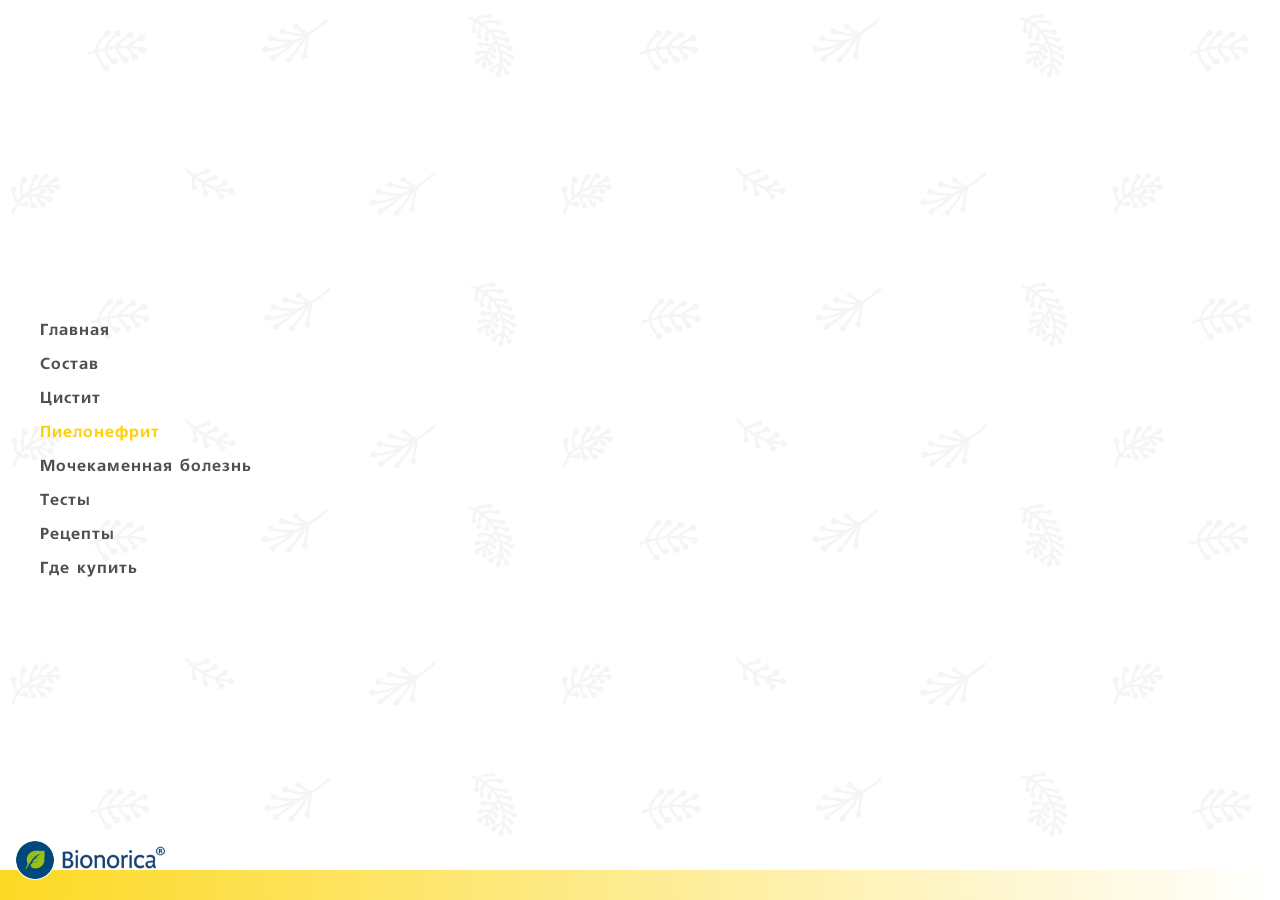
<file: piolonefrit.html>
<!DOCTYPE html>
<html lang="ru">

<head>
    <meta charset="UTF-8">
    <meta name="viewport" content="width=device-width, initial-scale=1.0">
    <link rel="stylesheet" href='css/font.css'>
    <link rel="stylesheet" href="css/uikit.min.css">
    <link rel="stylesheet" href="css/main.css">
    <title>Канефрон | Пиелонефрит</title>
</head>

<body>

    <div class="menu-fixed">
        <a id="menu-toggle" href="#"><img src="img/icon/menu-ic-min.png" alt=""></a>
    </div>

    <div id="container">
        <div id="container2" class="disease-html">
            

            <div class="box one">
                <div class="wrap" uk-grid>
                    <ul class="menu uk-width-auto">
            <li class="menu-item"><a href="http://pochka.com.ua/new/">Главная</a></li>
            <li class="menu-item"><a href="/new/sostav.html">Состав</a></li>
            <li class="menu-item"><a href="/new/cistitis.html">Цистит</a></li>
            <li class="menu-item my-active"><a href="/new/piolonefrit.html">Пиелонефрит</a></li>
            <li class="menu-item"><a href="/new/mochekamennaya.html">Мочекаменная болезнь</a></li>
            <li class="menu-item"><a href="/new/all-tests.html">Тесты</a></li>
            <li class="menu-item"><a href="/new/retsepty.html">Рецепты</a></li>
            <li class="menu-item"><a href="/new/gde-kupit.html">Где купить</a></li>
                    </ul>
                    <div class="info uk-width-3-4@m uk-flex uk-flex-left uk-flex-column uk-flex-center">

                        <div class="c-sostav-1">
                            <div>

                                <p class="s-numbers"> №UA/4708/01/01 от 22.12.2016 №1389</p>
                                <h1>Канефрон<sup>®</sup> Н </h1>
                                <img src="img/piol/piolonefrit_txt_1.svg" class="s-cistit" alt="">
                                <p class="s-default">
                                    <strong>Пиелонефрит</strong>  — воспалительное заболевание почечных лоханок, вызванное различными бактериями, чаще всего кишечной, также развивается в тех случаях, когда нарушается отток мочи из почки.
Пиелонефритом чаще болеют дети до 7 лет , женщины 18-30 лет и мужчины, страдающие аденомой простаты, простатитом или уретритом. 
                                </p>
                                <p class="s-default">
                                 Самые главные симптомы пиелонефрита:
                                </p>
                                <ul class="s-my-list">
                                    <li>Тупые ноющие боли в пояснице</li>
                                    <li>Слабость, озноб, головная боль, обильное потоотделение</li>
                                    <li>В некоторых случаях повышается давление</li>
                                </ul>
                            </div>


                        </div>

                    </div>
                </div>

            </div>
            <div class="box two" >
                <div class="box-animation" id="ap-menu">
                    <div class="imgs">
                        <img src="img/photo/pochka-3-min.png" class="natasha-1" alt="">
                        <img id="text-4" src="img/moch/pochka_speak_cistitis.svg" alt="">
                        <img id="text-5" src="img/text/pochka.svg" alt="">
                    </div>
                </div>
                <div class="wrap" uk-grid>
                    <div class="c-sostav-2">
                        <div>
                            <p class="s-default">
<strong>    Пиелонефрит </strong> может быть одно- и двухсторонним, острым, хроническим, первичным и вторичным, а также рецидивирующим. Заболевание может развиться у людей любого возраста, но природа заболевания у мужчин и женщин разная. У женщин, например, пиелонефрит может развиться, как осложнение после перенесенного воспаления мочевого пузыря.
                            </p>
                           
                        </div>
<div>
  <img src="img/lief_divider.png" class="center divider" alt="">
</div>
                        <div>
                            

                            <p class="s-default">
                               При остром пиелонефрите внезапно появляются боли в пояснице, как правило, с одной стороны. Хронический пиелонефрит часто является следствием недолеченного острого пиелонефрита. Кроме того, время от времени он обостряется, и тогда у человека появляются все признаки острого процесса.


<br><br>
<strong>    При малейшем подозрении на пиелонефрит – обращайтесь в к врачу.</strong>
                            </p>


                        </div>
                    </div>
                </div>
            </div>
            <div class="box two">

                <div class="wrap" uk-grid>
                <div class="info uk-width-4-5@m uk-flex uk-flex-left uk-flex-column ">
                  <div><img src="img/moch/mochekamennaya_txt_2.svg" class="cistitis2" alt="">
                  </div>
                  <h1>препарат Канефрон<sup>®</sup> Н </h1>
                  <div class="box-flex">
                    <p>  Канефрон<sup>®</sup>  Н назначают при заболеваниях почек, так как он обладает оптимальным комплексом эффектов на почки: <strong>антибактериальным, спазмолитическим, сосудорасширяющим, противовоспалительным и мочегонным действием</strong>, 
благодаря составу препарата - уникальной комбинации трав:
                    </p>

                    <a href="#" class="uk-button-large uk-button my-green">О Составе</a>
                  </div>
                  <div class="uk-child-width-1-3 uk-text-center uk-margin-top" uk-grid>
                    <div>
                      <img src="img/photo/flower-1-min.png" alt="" /> <br>
                      <img class="listy-text" src="img/text/listy-rozmarin.svg" alt="">
                      <p> Folia Rosmarini </p>
                    </div>
                    <div>
                      <img src="img/photo/flower-2-min.png" alt="" /><br>
                      <img class="listy-text" src="img/text/travy-zolototisichnika.svg" alt="">
                      <p> Herba Centaurii </p>
                    </div>
                    <div>
                      <img src="img/photo/flower-3-min.png" alt="" /><br>
                      <img class="listy-text" src="img/text/kornay-lybystka.svg" alt="">
                      <p> Radix Levistici </p>
                    </div>
                  </div>
                </div>
                </div>
            </div>
<div class="box five">

                <div class="wrap" uk-grid>
                    <div class="c-sostav-3">
                        <div>
                            <p class="s-default">

Для того, чтобы предупредить развитие пиелонефрита необходимо обращать внимание на коррекцию провоцирующих факторов, а также на специально разработанные лекарственные препараты, которые помогают при лечении этих заболеваний.

                            </p>
                           
                        </div>
<div>
  <img src="img/lief_divider.png" class="center divider" alt="">
</div>
                        <div>
                            

                            <p class="s-default">
                             В зависимости от стадии заболевания <strong>Канефрон<sup>®</sup> Н</strong> используют в качестве основной терапии или в составе комплексного лечения при острых и хронических инфекциях почек. Компоненты, входящие в состав растительного лекарственного средства Канефрон<sup>®</sup> Н, <strong>обладают комплексной активностью на почки и мочевыводящие пути.</strong>
                            </p>


                        </div>
                    </div>
                </div>
            </div>
            <div class="box six">

                <div class="wrap">
                    <div style="max-width: 43%;">
                        <img src="img/kanefron_profilaktica.svg" class="profilaktika" alt="">
<br>    
                            <p> Доказано, что применение фитопрепарата Канефрон Н способствует уменьшению рецидивов и обострений пиелонефритов 
                        </p>
<br>    
 <a href="#" class="uk-button-large uk-button my-green">О пиелонефрите</a>
                    </div>
                    <div class="product uk-width-auto">
                        <img src="img/icon/lief_big-min.png" alt="" class="lief-big" />
                        <img src="img/photo/pack-min.png" alt=""  class="pack-min" />
                        <p class="my-lief-text">
                            №UA/4708/02/01 от 22.12.2016 №1389
                        </p>
                        <p class="my-lief-text">
                            №UA/4708/01/01 от 22.12.2016 №1389
                        </p>
                    </div>
                </div>
            </div>
            <div class="box three">
                <div class="wrap " style="    align-items: center;    justify-content: center;">
                    <div>
                        <h1>Где купить</h1>
                        <div class="map-preview">
                            <a href="#apteki">
                                <div class=" uk-overlay uk-flex uk-flex-center uk-flex-middle">
                                    <img src="img/photo/map_fill-min.png" alt="">
                                </div>
                            </a>
                        </div>
                    </div>
                </div>
            </div>
            <div class="box four">
                <div class="som-text">
                    <img class="natasha-3" src="img/photo/pochka-3-min.png" alt="">
                    <img id="text-8" src="img/text/ne-nado-samodetel.svg" alt="">
                    <img id="text-9" src="img/text/pochka.svg" alt="">
                </div>

                <div class="wrap">
                    <p class="samo-1">
                        ПЕРЕД ВИКОРИСТАННЯМ ПРОКОНСУЛЬТУЙТЕСЯ З ЛІКАРЕМ
                    </p>

                    <p class="samo">
                        САМОЛЕЧЕНИЕ МОЖЕТ БЫТЬ ОПАСНЫМ ДЛЯ ВАШЕГО ЗДОРОВЬЯ

                    </p>
                    <p class="samo-3">1 - 12-місячне порівняльне дослідження застосування Канефрон<sup>®</sup> Н у лікуванні хворих з інфекцією сечової
                        системи. І.О. Дудар/Здоровье Мужчины №3, 2009
                    </p>

                </div>

            </div>
        </div>
    </div>
    <div class="modal-menu">
        <div class="menu-close">
            <a id="menu-close" href="#" class="fade-in"><img src="img/text/close.svg" alt=""></a>
        </div>
        <ul class="menu uk-width-auto uk-first-column">
            <li class="menu-item "><a href="http://pochka.com.ua/new/">Главная</a></li>
            <li class="menu-item"><a href="/new/sostav.html">Состав</a></li>
            <li class="menu-item"><a href="/new/cistitis.html">Цистит</a></li>
            <li class="menu-item my-active"><a href="/new/piolonefrit.html">Пиелонефрит</a></li>
            <li class="menu-item"><a href="/new/mochekamennaya.html">Мочекаменная болезнь</a></li>
            <li class="menu-item"><a href="/new/all-tests.html">Тесты</a></li>
            <li class="menu-item "><a href="/new/retsepty.html">Рецепты</a></li>
            <li class="menu-item"><a href="/new/gde-kupit.html">Где купить</a></li>
        </ul>
    </div>
    <div class="footer">
        <img src="img/logo/logo_2.png" alt="">
    </div>
</body>
<script src="js/jquery.min.js"></script>
<script src="js/uikit.min.js"></script>
<script src="js/TweenMax.min.js"></script>
<script src="js/EasePack.min.js"></script>
<script src="js/ScrollMagic.min.js"></script>
<script src="js/animation.gsap.min.js"></script>
<script src="js/debug.addIndicators.min.js"></script>
<script src="js/jquery.ScrollMagic.min.js"></script>
<script type="text/javascript">
  var TABLETKI_INFORMER = { productName: "Канефрон", view: "modal", hash: "#apteki", height: 500, averagePrice: true, pharmCount: true, image: "http://pochka.com.ua/new/img/photo/pack-min.png", marker: "", markerUrl: 'http://pochka.com.ua/new/img/pin-kanefron.png' }
</script>
<script src="https://tabletki.ua/article/i4/files/assets/js/app.js"></script>
<script type="text/javascript" src="js/main.js"></script>

</html>
</file>
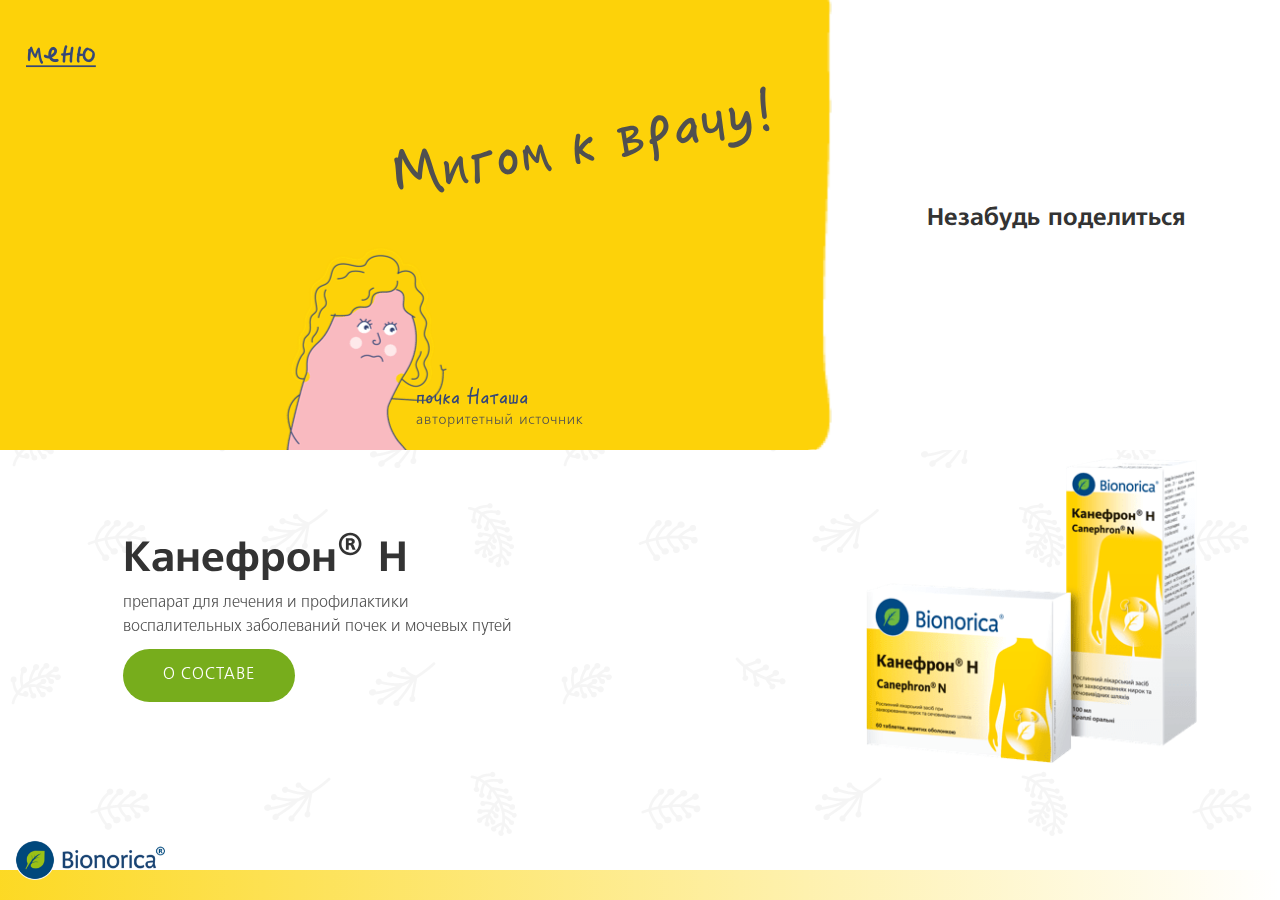
<file: result.html>
<!DOCTYPE html>
<html lang="ru">

<head>
    <meta charset="UTF-8">
    <meta name="viewport" content="width=device-width, initial-scale=1.0">
    <link rel="stylesheet" href='css/font.css'>
    <link rel="stylesheet" href="css/uikit.min.css">
    <link rel="stylesheet" href="css/main.css">
    <title>Канефрон</title>
</head>

<body>

    <div class="menu-fixed">
        <a id="menu-toggle" href="#"><img src="img/icon/menu-ic-min.png" alt=""></a>
    </div>
    <div id="container">
        <div id="container2">
            <div class="box one">
                <div class="my-box-v">
                    <div class="yellow-box">
                        <div class="video-recepy">

                            <img src="img/photo/natasha+sad-min.png" class="pochka-says" alt="">
                            <img class="pochka-s-2" src="img/text/migom.svg" alt="">
                            <img class="pochka-s-1" src="img/text/pochka.svg" alt="">
                            <img src="img/bg-right.png" class="my-bg-y-r" alt="" />
                        </div>
                        <div class="share-recepy">
                            <div class="share-content">
                                <h3>Незабудь поделиться</h3>
                                <br>
                                <script src="//yastatic.net/es5-shims/0.0.2/es5-shims.min.js" async="async"></script>
                                <script src="//yastatic.net/share2/share.js" async="async"></script>
                                <div class="ya-share2" data-services="vkontakte,facebook"></div>
                            </div>

                        </div>
                    </div>
                    <div class="box-recepy">
                        <div class="recepy-info" uk-grid>
                            <div class="uk-width-2-3">
                                <h1>Канефрон<sup>®</sup>  Н</h1>
                                <p>
                                    препарат для лечения и профилактики <br>
                                    воспалительных заболеваний почек и мочевых путей
                                </p>
                                <a href="#" class="uk-button-large uk-button my-green">О Составе</a>
                            </div>
                            <div class="uk-width-1-3">
                                <img src="img/photo/pic1-min.png" class="pack-t" alt="">
                            </div>
                        </div>

                    </div>
                </div>
            </div>

            <div class="box four">
                <div class="som-text">
                    <img class="natasha-3" src="img/photo/pochka-3-min.png" alt="">
                    <img id="text-8" src="img/text/ne-nado-samodetel.svg" alt="">
                    <img id="text-9" src="img/text/pochka.svg" alt="">
                </div>

                <div class="wrap">
                    <p class="samo-1">
                        ПЕРЕД ВИКОРИСТАННЯМ ПРОКОНСУЛЬТУЙТЕСЯ З ЛІКАРЕМ
                    </p>

                    <p class="samo">
                        САМОЛЕЧЕНИЕ МОЖЕТ БЫТЬ ОПАСНЫМ ДЛЯ ВАШЕГО ЗДОРОВЬЯ

                    </p>
                    <p class="samo-3">1 - 12-місячне порівняльне дослідження застосування Канефрон® Н у лікуванні хворих з інфекцією сечової
                        системи. І.О. Дудар/Здоровье Мужчины №3, 2009
                    </p>

                </div>

            </div>
        </div>
    </div>
    <div class="modal-menu">
        <div class="menu-close">
            <a id="menu-close" href="#" class="fade-in"><img src="img/text/close.svg" alt=""></a>
        </div>
        <ul class="menu uk-width-auto uk-first-column">
            <li class="menu-item "><a href="http://pochka.com.ua/new/">Главная</a></li>
            <li class="menu-item"><a href="#">Состав</a></li>
            <li class="menu-item"><a href="#">Цистит</a></li>
            <li class="menu-item"><a href="#">Пиелонефрит</a></li>
            <li class="menu-item"><a href="#">Мочекаменная болезнь</a></li>
            <li class="menu-item"><a href="/new/all-tests.html">Тесты</a></li>
            <li class="menu-item my-active"><a href="/new/retsepty.html">Рецепты</a></li>
            <li class="menu-item"><a href="#">Где купить</a></li>
        </ul>
    </div>
    <div class="footer">
        <img src="img/logo/logo_2.png" alt="">
    </div>
</body>
<script src="js/jquery.min.js"></script>
<script src="js/uikit.min.js"></script>
<script src="js/TweenMax.min.js"></script>
<script src="js/EasePack.min.js"></script>
<script src="js/ScrollMagic.min.js"></script>
<script src="js/animation.gsap.min.js"></script>
<script src="js/debug.addIndicators.min.js"></script>
<script src="js/jquery.ScrollMagic.min.js"></script>
<script type="text/javascript">
    var TABLETKI_INFORMER = { productName: "Синупрет-экстракт", view: "modal", hash: "#apteki", height: 500, averagePrice: true, pharmCount: true, image: "https://i0.tabletki.ua/_assets/img/abc/large/Sinupret-ehkstrakt-33264.jpg", marker: "marker-plus3" }

</script>
<script src="https://tabletki.ua/article/i4/files/assets/js/app.js"></script>
<script type="text/javascript" src="js/main.js"></script>

</html>
</file>
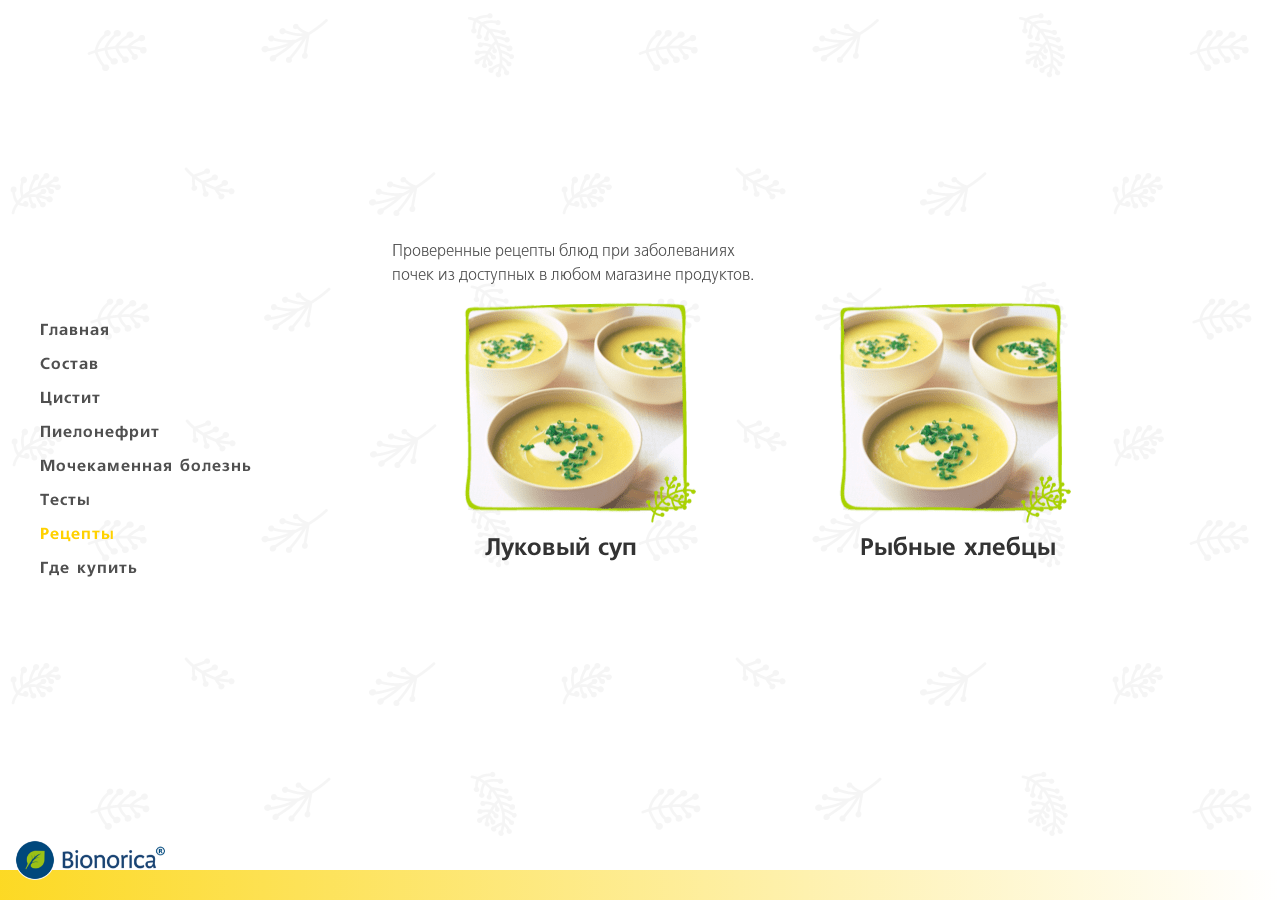
<file: retsepty.html>
<!DOCTYPE html>
<html lang="ru">
<head>
    <meta charset="UTF-8">
    <meta name="viewport" content="width=device-width, initial-scale=1.0">
    <link rel="stylesheet" href='css/font.css'>
    <link rel="stylesheet" href="css/uikit.min.css">
    <link rel="stylesheet" href="css/main.css">
    <title>Канефрон | Рецепты</title>
</head>
<body>

    <div class="menu-fixed">
        <a id="menu-toggle" href="#"><img src="img/icon/menu-ic-min.png" alt=""></a>
    </div>

    <div id="container">

        <div id="container2">
            <div class="box-animation">
                <div class="imgs">
                    <img src="img/photo/pochka-1-min.png" class="natasha-1" alt="">
                    <img id="text-4" src="img/text/slova-pochki-5.svg" alt="">
                    <img id="text-5" src="img/text/pochka.svg" alt="">
                </div>
            </div>

            <div class="box one">
                <div class="wrap" uk-grid>
                    <ul class="menu uk-width-auto">
                        <li class="menu-item"><a href="http://pochka.com.ua/new/">Главная</a></li>
                        <li class="menu-item"><a href="#">Состав</a></li>
                        <li class="menu-item"><a href="#">Цистит</a></li>
                        <li class="menu-item"><a href="#">Пиелонефрит</a></li>
                        <li class="menu-item"><a href="#">Мочекаменная болезнь</a></li>
                        <li class="menu-item"><a href="/new/all-tests.html">Тесты</a></li>
                        <li class="menu-item my-active"><a href="/new/retsepty.html">Рецепты</a></li>
                        <li class="menu-item"><a href="#">Где купить</a></li>
                    </ul>
                    <div class="info uk-width-2-3@m uk-flex uk-flex-left uk-flex-column uk-flex-center">

                        <p class="r-m-top"> Проверенные рецепты блюд при заболеваниях <br> почек из доступных в любом магазине продуктов.</p>

                        <div class="my-recepi-1">
                            <div>
                                <a href="ovoshhi-v-baklazhane.html">
                                    <div class="images uk-overlay uk-flex uk-flex-center uk-flex-middle">
                                        <img src="img/photo/Photo_passive-min.png"  alt="">
                                        <img src="img/photo/photo_active-min.png" class="my-ab-img" alt="">
                                        <img class="my-ab-img" src="img/text/smotret.svg" alt="">
                                    </div>
                                </a>
                                <h3 class="my-recepy-title">
                                    Луковый суп
                                </h3>
                            </div>

                            <div>
                                <a href="ovoshhi-v-baklazhane.html">
                                    <div class="images uk-overlay uk-flex uk-flex-center uk-flex-middle">
                                        <img src="img/photo/Photo_passive-min.png" id="ap-menu" alt="">
                                        <img src="img/photo/photo_active-min.png" class="my-ab-img" alt="">
                                        <img class="my-ab-img" src="img/text/smotret.svg" alt="">
                                    </div>
                                </a>
                                <h3 class="my-recepy-title">
                                    Рыбные хлебцы
                                </h3>
                            </div>
                        </div>

                    </div>


                </div>
            </div>
            <div class="box two">
                <div class="wrap" uk-grid>
                    <div class="info uk-width-1-3@m uk-flex uk-flex-left uk-flex-column uk-flex-center">

                        <div class="my-recepi-2">
                            <div>
                                <a href="ovoshhi-v-baklazhane.html">
                                    <div class="images uk-overlay uk-flex uk-flex-center uk-flex-middle">
                                        <img src="img/photo/Photo_passive-min.png"  alt="">
                                        <img src="img/photo/photo_active-min.png" class="my-ab-img" alt="">
                                        <img class="my-ab-img" src="img/text/smotret.svg" alt="">
                                    </div>
                                </a>
                                <h3 class="my-recepy-title">
                                    Луковый суп
                                </h3>
                            </div>

                            <div>
                                <a href="ovoshhi-v-baklazhane.html">
                                    <div class="images uk-overlay uk-flex uk-flex-center uk-flex-middle">
                                        <img src="img/photo/Photo_passive-min.png" id="ap-menu" alt="">
                                        <img src="img/photo/photo_active-min.png" class="my-ab-img" alt="">
                                        <img class="my-ab-img" src="img/text/smotret.svg" alt="">
                                    </div>
                                </a>
                                <h3 class="my-recepy-title">
                                    Рыбные хлебцы
                                </h3>
                            </div>
                        </div>
                    </div>
                    <div class="info uk-width-1-3@m uk-flex uk-flex-left uk-flex-column uk-flex-center">
                        
                        <div class="my-recepi-3">
                            <div>
                                <a href="ovoshhi-v-baklazhane.html">
                                    <div class="images uk-overlay uk-flex uk-flex-center uk-flex-middle">
                                        <img src="img/photo/Photo_passive-min.png"  alt="">
                                        <img src="img/photo/photo_active-min.png" class="my-ab-img" alt="">
                                        <img class="my-ab-img" src="img/text/smotret.svg" alt="">
                                    </div>
                                </a>
                                <h3 class="my-recepy-title">
                                   Крем-суп из помидоров с рисом

                                </h3>
                            </div>
                        </div>
                    </div>
                    <div class="info uk-width-1-3@m uk-flex uk-flex-left uk-flex-column uk-flex-center">
                       
                        <div class="my-recepi-4">
                            <div>
                                <a href="ovoshhi-v-baklazhane.html">
                                    <div class="images uk-overlay uk-flex uk-flex-center uk-flex-middle">
                                        <img src="img/photo/Photo_passive-min.png"  alt="">
                                        <img src="img/photo/photo_active-min.png" class="my-ab-img" alt="">
                                        <img class="my-ab-img" src="img/text/smotret.svg" alt="">
                                    </div>
                                </a>
                                <h3 class="my-recepy-title">
                                    Луковый суп
                                </h3>
                            </div>

                            <div>
                                <a href="ovoshhi-v-baklazhane.html">
                                    <div class="images uk-overlay uk-flex uk-flex-center uk-flex-middle">
                                        <img src="img/photo/Photo_passive-min.png" id="ap-menu" alt="">
                                        <img src="img/photo/photo_active-min.png" class="my-ab-img" alt="">
                                        <img class="my-ab-img" src="img/text/smotret.svg" alt="">
                                    </div>
                                </a>
                                <h3 class="my-recepy-title">
                                    Рыбные хлебцы
                                </h3>
                            </div>
                        </div>
                    </div>

                </div>
            </div>

            <div class="box four">
                <div class="som-text">
                    <img class="natasha-3" src="img/photo/pochka-3-min.png" alt="">
                    <img id="text-8" src="img/text/ne-nado-samodetel.svg" alt="">
                    <img id="text-9" src="img/text/pochka.svg" alt="">
                </div>

                <div class="wrap">
                    <p class="samo-1">
                        ПЕРЕД ВИКОРИСТАННЯМ ПРОКОНСУЛЬТУЙТЕСЯ З ЛІКАРЕМ
                    </p>

                    <p class="samo">
                        САМОЛЕЧЕНИЕ МОЖЕТ БЫТЬ ОПАСНЫМ ДЛЯ ВАШЕГО ЗДОРОВЬЯ

                    </p>
                    <p class="samo-3">1 - 12-місячне порівняльне дослідження застосування Канефрон® Н у лікуванні хворих з інфекцією сечової
                        системи. І.О. Дудар/Здоровье Мужчины №3, 2009
                    </p>

                </div>

            </div>
        </div>
    </div>
    <div class="modal-menu">
        <div class="menu-close">
            <a id="menu-close" href="#" class="fade-in"><img src="img/text/close.svg" alt=""></a>
        </div>
        <ul class="menu uk-width-auto uk-first-column">
            <li class="menu-item "><a href="http://pochka.com.ua/new/">Главная</a></li>
            <li class="menu-item"><a href="#">Состав</a></li>
            <li class="menu-item"><a href="#">Цистит</a></li>
            <li class="menu-item"><a href="#">Пиелонефрит</a></li>
            <li class="menu-item"><a href="#">Мочекаменная болезнь</a></li>
            <li class="menu-item"><a href="/new/all-tests.html">Тесты</a></li>
            <li class="menu-item my-active"><a href="/new/retsepty.html">Рецепты</a></li>
            <li class="menu-item"><a href="#">Где купить</a></li>
        </ul>
    </div>
    <div class="footer">
        <img src="img/logo/logo_2.png" alt="">
    </div>
</body>
<script src="js/jquery.min.js"></script>
<script src="js/uikit.min.js"></script>
<script src="js/TweenMax.min.js"></script>
<script src="js/EasePack.min.js"></script>
<script src="js/ScrollMagic.min.js"></script>
<script src="js/animation.gsap.min.js"></script>
<script src="js/debug.addIndicators.min.js"></script>
<script src="js/jquery.ScrollMagic.min.js"></script>
<script type="text/javascript">
    var TABLETKI_INFORMER = {
        productName: "Синупрет-экстракт",
        view: "modal",
        hash: "#apteki",
        height: 500,
        averagePrice: true,
        pharmCount: true,
        image: "https://i0.tabletki.ua/_assets/img/abc/large/Sinupret-ehkstrakt-33264.jpg",
        marker: "marker-plus3"
    }

</script>
<script src="https://tabletki.ua/article/i4/files/assets/js/app.js"></script>
<script type="text/javascript" src="js/main.js"></script>

</html>
</file>
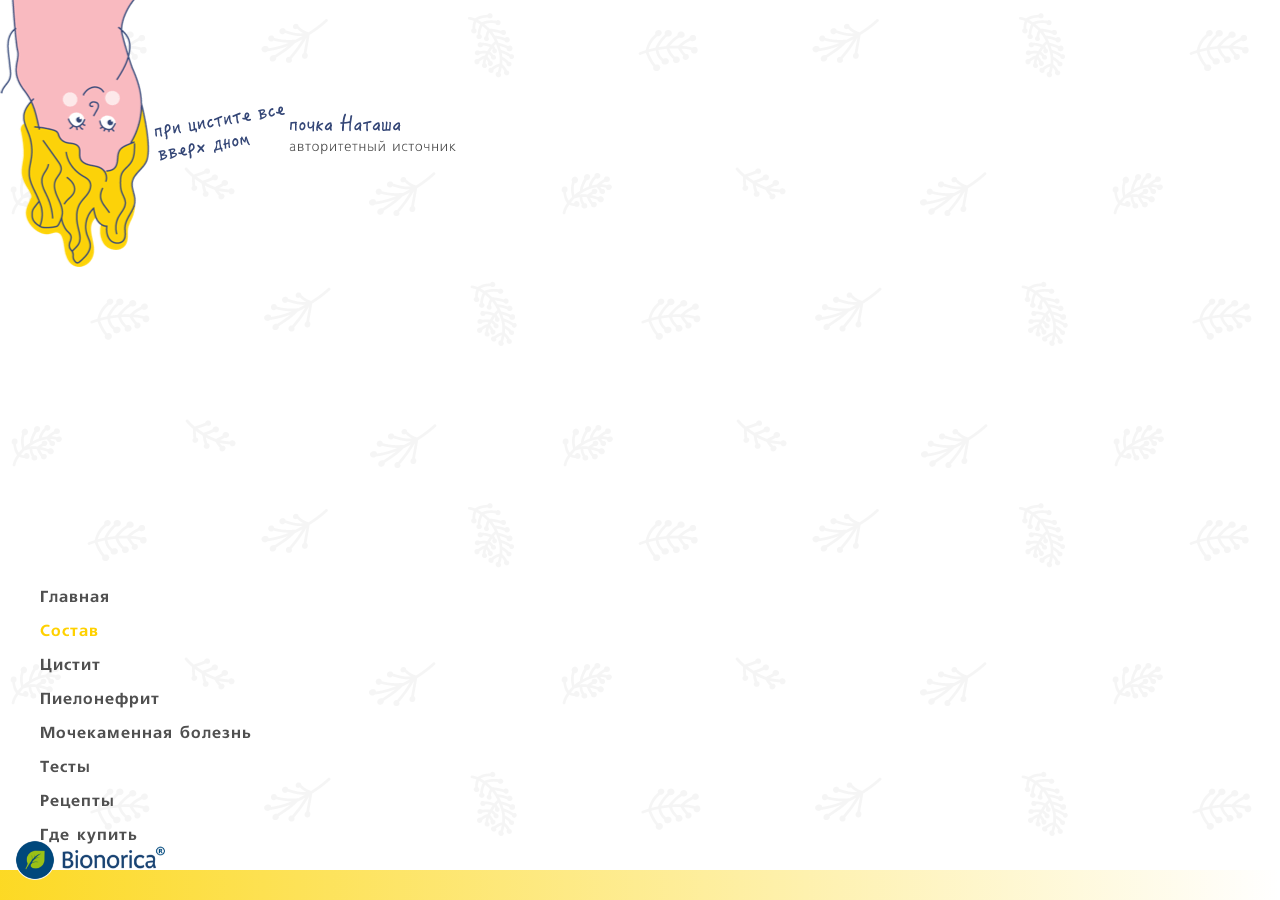
<file: sostav.html>
<!DOCTYPE html>
<html lang="ru">

<head>
    <meta charset="UTF-8">
    <meta name="viewport" content="width=device-width, initial-scale=1.0">
    <link rel="stylesheet" href='css/font.css'>
    <link rel="stylesheet" href="css/uikit.min.css">
    <link rel="stylesheet" href="css/main.css">
    <title>Канефрон | Состав</title>
</head>

<body>

    <div class="menu-fixed">
        <a id="menu-toggle" href="#"><img src="img/icon/menu-ic-min.png" alt=""></a>
    </div>

    <div id="container">
        <div id="container2" class="sostav-html">
            <div class="s-box-animation">
                <div class="s-imgs">
                    <img src="img/photo/natasha-up-down-min.png" class="s-natasha-1" alt="">
                    <img id="s-text-4" src="img/text/pochka_speak_1.svg" alt="">
                    <img id="s-text-5" src="img/text/pochka.svg" alt="">
                </div>
            </div>

            <div class="box one">
                <div class="wrap" uk-grid>
                    <ul class="menu uk-width-auto">
            <li class="menu-item"><a href="http://pochka.com.ua/new/">Главная</a></li>
            <li class="menu-item my-active"><a href="/new/sostav.html">Состав</a></li>
            <li class="menu-item"><a href="/new/cistitis.html">Цистит</a></li>
            <li class="menu-item"><a href="/new/piolonefrit.html">Пиелонефрит</a></li>
            <li class="menu-item"><a href="/new/mochekamennaya.html">Мочекаменная болезнь</a></li>
            <li class="menu-item"><a href="/new/all-tests.html">Тесты</a></li>
            <li class="menu-item"><a href="/new/retsepty.html">Рецепты</a></li>
            <li class="menu-item"><a href="/new/gde-kupit.html">Где купить</a></li>
                    </ul>
                    <div class="info uk-width-3-4@m uk-flex uk-flex-left uk-flex-column uk-flex-center">

                        <div class="s-sostav-1">
                            <div>

                                <p class="s-numbers"> №UA/4708/01/01 от 22.12.2016 №1389</p>
                                <h1>Канефрон<sup>®</sup> Н </h1>
                                <img src="img/txt_svg_kanefron/cistitis.svg" class="s-cistit" alt="">
                                <p class="s-default">
                                    Особенностью действия Канефрон<sup>®</sup> Н при цистите является то, что он воздействует даже на бактерии, устойчивые к синтетическим
                                    препаратам. Также он обладает важным при цистите эффектом – противовоспалительным
                                </p>
                                <p class="s-default">
                                    А самое главное:
                                </p>
                                <ul class="s-my-list">
                                    <li>Канефрон<sup>®</sup> Н способствует уменьшению болей</li>
                                    <li>Уменьшает риск повторных обострений</li>
                                </ul>
                            </div>

                            <div>
                                <div class="s-images">
                                    <img src="img/photo/flower-1-min.png" alt="flower" />
                                    <br>
                                    <img class="listy-text" src="img/text/listy-rozmarin.svg" alt="flower">
                                    <p> Folia Rosmarini</p>
                                </div>

                                <p class="s-default">
                                    В составе препарата уникальная комбинация – листьев розмарина, благодаря которым он обладает всеми качествами для успешного
                                    лечения цистита: противомикробным, мочегонным, спазмолитическим, противовоспалительным
                                </p>
                                <div class="uk-text-center">
                                    <a href="#" class="uk-button-large uk-button my-green uk-text-center">РЕЦЕПТЫ С РОЗМАРИНОМ</a>
                                </div>

                            </div>
                        </div>

                    </div>
                </div>

            </div>
            <div class="box two">
                <div class="box-animation">
                    <div class="imgs">
                        <img src="img/photo/pochka-1-min.png" class="natasha-1" alt="">
                        <img id="text-4" src="img/text/pochka_speak_2.svg" alt="">
                        <img id="text-5" src="img/text/pochka.svg" alt="">
                    </div>
                </div>
                <div class="wrap" uk-grid>
                    <div class="s-sostav-1">
                        <div>
                            <p class="s-numbers"> №UA/4708/01/01 от 22.12.2016 №1389</p>
                            <h1>Канефрон<sup>®</sup> Н </h1>
                            <img src="img/txt_svg_kanefron/mochekamennaya_bolezn.svg" class="s-cistit" alt="">
                            <p class="s-default">
                                Препарат устраняет спазм сосудов и способствует активному выведению солей из организма. Состояние улучшается – быстрее выводится
                                песок из почек, уменьшаются боли
                            </p>
                            <p class="s-default">
                                Также Канефрон<sup>®</sup> Н:
                            </p>
                            <ul class="s-my-list">
                                <li>Предупреждает образование и рост камней</li>
                                <li>Нормализует мочеиспускание</li>
                            </ul>
                        </div>

                        <div>
                            <div class="s-images">
                                <img src="img/photo/flower-2-min.png" alt="flower" />
                                <br>
                                <img class="listy-text" src="img/text/travy-zolototisichnika.svg" alt="flower">
                                <p> Herba Centaurii</p>
                            </div>

                            <p class="s-default">
                                Канефрон<sup>®</sup> Н – один из самых применяемых растительных препаратов при этой патологии, так как он увеличивает выделение мочевой
                                кислоты с мочой, предупреждая образование уратов, способствует облегченному выведению мелких
                                камней или их фрагментов через мочеточники
                            </p>


                        </div>
                    </div>
                </div>
            </div>
            <div class="box two">
                <div class="s-box-animation">
                    <div class="s-imgs">
                        <img src="img/photo/natasha_sleep_down-min.png" class="s-natasha-1" alt="">
                        <img id="s-text-4" src="img/text/pochka_speak_3.svg" alt="">
                        <img id="s-text-5" src="img/text/pochka.svg" alt="">
                    </div>
                </div>
                <div class="wrap" uk-grid>
                    <div class="s-sostav-1">
                        <div>
                            <p class="s-numbers"> №UA/4708/01/01 от 22.12.2016 №1389</p>
                            <h1>Канефрон<sup>®</sup> Н </h1>
                            <img src="img/txt_svg_kanefron/piolonefrit.svg" class="s-cistit" alt="">
                            <p class="s-default">
                                Компоненты, входящие в Канефрон<sup>®</sup> Н, обладают противовоспалительным, антибактериальным и мочегонным действием. Доказано, что
                                применение фитопрепарата Канефрон® Н способствует уменьшению рецидивов и обострений пиелонефритов.
                            </p>
                            <p class="s-default">
                                Это значит, что:
                            </p>
                            <ul class="s-my-list">
                                <li>Канефрон<sup>®</sup> Н снимает боль</li>
                                <li>Уменьшает риск обострений</li>
                            </ul>
                        </div>

                        <div>
                            <div class="s-images">
                                <img src="img/photo/flower-3-min.png" alt="flower" />
                                <br>
                                <img class="listy-text" src="img/text/kornay-lybystka.svg" alt="flower">
                                <p> Radix Levistici</p>
                            </div>

                            <p class="s-default">
                                При разработке Канефрон<sup>®</sup> Н был использован корень любистка, обладающий полезными свойствами эфирных масел, фенолкарбоновых
                                кислот и множества других биологически активных веществ растений.
                            </p>


                        </div>
                    </div>
                </div>
            </div>

            <div class="box six">
                      <div class="box-animation">
        <div class="imgs">

          <div class="natasha-1">

            <?xml version="1.0" encoding="UTF-8"?>
            <svg width="300px" id="oog_open" height="300px" viewBox="0 0 500 500" version="1.1" xmlns="http://www.w3.org/2000/svg" xmlns:xlink="http://www.w3.org/1999/xlink">
              <!-- Generator: Sketch 40.3 (33839) - http://www.bohemiancoding.com/sketch -->
              <title>Desktop Copy 2</title>
              <desc>Created with Sketch.</desc>
              <defs></defs>
              <g id="Page-1" stroke="none" stroke-width="1" fill="none" fill-rule="evenodd">
                <g id="Desktop-Copy-2">
                  <g id="natasha" transform="translate(135.000000, 11.000000)">
                    <g id="Layer_1">
                      <g id="Group">
                        <ellipse id="Oval" fill="#FBF4B5" cx="87.2902477" cy="459.478766" rx="24.9415635" ry="13.4211842"></ellipse>
                        <ellipse id="Oval" fill="#FBF4B5" cx="159.701238" cy="464.847239" rx="23.6006192" ry="12.6159132"></ellipse>
                        <polygon id="Shape" fill="#F9BAC0" points="53.498452 412.773045 64.494195 416.530976 74.1489938 418.409942 102.577012 421.362603 125.373065 420.825755 143.878096 418.946789 167.746904 413.846739 180.619969 407.404571 191.883901 398.815013 199.393189 389.688608 206.634288 375.730576 209.316176 358.014613 210.120743 351.840868 205.829721 336.272295 199.393189 322.314263 183.570046 300.571945 168.283282 283.392829 158.092105 264.603171 154.337461 250.108292 154.069272 236.15026 157.01935 225.95016 171.233359 201.523605 186.251935 177.365473 194.833978 159.64951 207.975232 86.9066918 151.119195 24.6323971 27.2159443 126.364973 30.1660217 163.675866 24.5340557 195.618284 17.0247678 214.139518 9.24729102 227.292279 5.49264706 240.176616 3.34713622 260.308392 6.83359133 292.25081 6.83359133 305.135147 3.61532508 331.977516 7.36996904 353.182987 15.6838235 374.925305 24.8022446 390.225455 38.2116873 404.45191"></polygon>
                        <path d="M49.743808,46.6431392 L21.0476006,165.554831 C21.0476006,165.554831 18.082526,170.563351 18,173 C17.946578,174.57733 16.7958183,179.166343 17.5,181 C18.0647545,182.470595 20.5,187 20.5,187 L25.6068111,186.223455 L29.629644,165.823255 L35.7979876,150.523105 L52.9620743,132.538718 L59.6667957,122.070194 L71.7352941,100.327876 L87.2902477,86.1014208 L113.304567,75.6328971 L161.310372,49.5957997 L166.942337,9.33224705 L135.296053,9.86909442 L81.3900929,23.5587023 L49.743808,46.6431392 Z"
                          id="Shape" fill="#FDD209"></path>
                        <path d="M175.79257,196.423555 L209.584365,196.423555 L211.729876,144.617784 L206.366099,52.8168839 L176.060759,27.5850576 L163.724071,60.3327471 C163.724071,60.3327471 165.869582,60.3327471 168.015093,60.8695945 C172.306115,61.9432892 177.93808,64.0906787 178.474458,65.9696445 C179.279025,69.9959997 179.815402,73.2170839 179.815402,73.2170839 L179.010836,80.4645234 L179.547214,85.8329971 L182.76548,92.5435892 L192.688467,98.9857576 L193.224845,100.327876 L198.588622,120.9965 L198.588622,136.5 L195.5,156.5 L192,166 C192,166 188.755348,172.751609 187,176 C185.267942,179.205291 182.000701,184.152106 179.815402,188 C177.850359,191.460067 176.865325,194.007742 176.865325,194.007742 L176.865325,196.423555 L175.79257,196.423555 Z"
                          id="Shape" fill="#FDD209"></path>
                        <path d="M159.164861,41.0062418 C160.237616,54.6958497 139.318885,49.5957997 130.736842,53.3537313 C127.518576,54.6958497 124.568498,56.8432392 122.422988,60.0643234 C120.545666,63.0169839 121.082043,68.3854576 119.204721,71.0696945 C115.718266,75.6328971 109.013545,73.2170839 104.454334,74.022355 C100.69969,74.827626 97.4814241,76.1697445 94.2631579,78.5855576 C88.8993808,83.1487603 90.7767028,84.7593024 81.121904,86.3698445 C75.2217492,87.4435392 68.248839,86.3698445 62.3486842,85.8329971 C53.7666409,85.0277261 53.7666409,98.4489103 62.3486842,99.2541813 C73.3444272,100.327876 89.7039474,102.743689 98.5541796,94.6909787 C100.431502,93.0804366 101.504257,89.8593524 103.649768,88.5172339 C107.404412,86.1014208 112.768189,87.7119629 117.059211,87.1751155 C121.618421,86.6382682 125.641254,85.5645734 128.85952,81.8066418 C134.223297,75.6328971 132.614164,68.3854576 142.000774,64.8959497 C147.096362,63.0169839 153.801084,65.1643734 159.164861,63.0169839 C168.283282,59.527476 173.37887,50.9379181 172.842492,41.2746655 C172.037926,32.4166839 158.628483,32.4166839 159.164861,41.0062418 L159.164861,41.0062418 L159.164861,41.0062418 Z"
                          id="Shape" fill="#FDD209"></path>
                        <path d="M176.328947,35.1009208 C181.424536,20.0691944 171.233359,6.64801021 157.01935,2.08480757 C148.705495,-0.599429271 139.318885,-0.599429271 131.005031,1.81638389 C123.763932,3.96377336 121.350232,8.79539968 115.986455,13.0901786 C107.136223,19.8007707 92.3858359,11.4796365 81.9264706,12.2849076 C75.4899381,12.8217549 69.3215944,15.2375681 65.2987616,20.6060418 C58.3258514,29.4640234 61.2759288,38.5904287 50.2801858,45.0325971 C43.8436533,48.7905287 39.0162539,51.2063418 36.3343653,58.722205 C33.3842879,67.0433392 37.1389319,73.7539313 36.3343653,81.8066418 C35.5297988,90.1277761 27.4841331,94.6909787 26.6795666,103.817384 C26.1431889,110.259552 27.752322,114.554331 23.997678,120.9965 C22.3885449,123.94916 19.4384675,125.559702 18.0975232,128.780787 C14.879257,136.028226 18.0975232,144.080937 15.1474458,151.059952 C11.124613,160.723205 4.6880805,168.507492 4.95626935,179.781287 C5.2244582,191.323505 13.2701238,197.49725 24.5340557,196.960402 C33.1160991,196.423555 33.1160991,183.002371 24.5340557,183.539218 C13.8065015,184.344489 19.7066563,170.654881 22.6567337,164.74956 C25.875,158.038968 30.1660217,154.281037 30.1660217,146.228326 C30.1660217,141.933547 27.752322,140.859852 29.8978328,135.491379 C30.9705882,132.807142 33.9206656,130.659752 35.5297988,128.243939 C37.9434985,124.754431 39.2844427,121.264923 39.8208204,116.970144 C40.0890093,113.480637 39.0162539,109.454281 39.8208204,105.964773 C40.625387,101.938418 43.8436533,99.522605 45.9891641,96.3015208 C49.2074303,91.7383182 50.2801858,89.322505 50.0119969,83.4171839 C49.4756192,74.022355 44.6482198,65.9696445 53.498452,59.2590523 C58.0576625,55.7695445 63.4214396,54.427426 66.9078947,49.8642234 C69.8579721,46.1062918 70.6625387,41.8115129 72.2716718,37.5167339 C76.2945046,26.2429392 81.9264706,24.9008207 93.1904025,26.7797865 C102.308824,28.3903286 114.645511,32.1482602 122.959365,25.4376681 C129.395898,19.8007707 131.27322,14.1638734 141.464396,13.627026 C151.387384,13.0901786 167.478715,18.1902286 162.919505,31.6114129 C160.773994,39.6641234 173.647059,43.1536313 176.328947,35.1009208 L176.328947,35.1009208 L176.328947,35.1009208 Z"
                          id="Shape" fill="#FDD209"></path>
                        <path d="M170.96517,198.034097 C186.251935,211.186858 214.143576,213.871095 221.116486,190.24981 C222.45743,185.686608 222.45743,180.586558 220.848297,176.023355 C218.166409,167.702221 219.239164,165.017984 222.45743,156.965273 C224.602941,151.865223 225.139319,146.228326 224.602941,140.859852 C223.530186,133.075566 218.166409,127.438668 218.434598,119.385958 C218.702786,113.74906 221.652864,109.722705 220.31192,103.817384 C219.239164,98.1804866 214.679954,94.9594024 212.802632,90.1277761 C208.779799,79.927676 220.043731,71.6065418 212.534443,60.8695945 C210.92531,58.4537813 207.975232,56.8432392 206.366099,54.427426 C203.684211,50.4010708 204.220588,45.3010208 203.416022,41.0062418 C202.343266,35.3693444 200.734133,31.0745655 196.174923,27.3166339 C187.056502,20.3376181 175.524381,22.4850076 165.869582,27.5850576 C158.360294,31.6114129 165.065015,43.1536313 172.574303,39.127276 C179.279025,34.027226 185.17918,36.4430392 190.006579,46.1062918 C189.73839,47.7168339 190.006579,49.5957997 190.274768,51.2063418 C191.347523,54.6958497 191.615712,57.1116629 193.761223,60.0643234 C198.856811,67.5801866 202.879644,66.7749155 200.197755,76.4381681 C198.588622,81.8066418 196.979489,85.8329971 198.856811,91.4698945 C199.929567,94.9594024 202.343266,97.1067918 203.952399,100.327876 C206.634288,105.427926 206.366099,109.722705 205.561533,115.359602 C204.488777,121.533347 204.220588,125.559702 206.634288,131.465023 C209.316176,138.175616 212.266254,141.665123 210.388932,149.44941 C209.316176,154.012613 206.09791,156.965273 204.756966,161.260052 C202.879644,167.433797 204.756966,171.460152 206.902477,177.09705 C213.875387,196.155131 191.079334,197.228826 180.35178,187.833997 C174.183437,183.002371 164.528638,192.3972 170.96517,198.034097 L170.96517,198.034097 L170.96517,198.034097 Z"
                          id="Shape" fill="#FDD209"></path>
                        <ellipse id="Oval" fill="#FFFFFF" opacity="0.5" cx="101.990712" cy="150.054581" rx="9.38660991" ry="8.85798158"></ellipse>
                        <path d="M192.15209,100.327876 C200.465944,120.728076 200.465944,143.812513 192.688467,164.212713 C188.933824,173.875966 183.570046,182.733947 177.401703,191.323505 C174.719814,195.081437 172.037926,198.570945 169.892415,202.5973 C166.942337,208.502621 155.410217,226.755431 154.337461,232.929176 C152.19195,244.471395 155.946594,262.724205 162.383127,274.534847 C168.819659,286.345489 172.037926,288.224455 178.474458,295.471895 C194.833978,313.993129 210.92531,335.467024 209.316176,359.088308 C207.975232,379.220084 197.515867,397.472895 178.474458,407.672995 C159.43305,417.873095 136.368808,420.288908 114.377322,420.825755 C100.69969,421.094179 87.0220588,420.557332 73.6126161,418.409942 C30.7023994,411.162503 14.0746904,382.172745 4.6880805,343.25131 C0.128869969,324.9985 9.24729102,309.161503 6.29721362,288.761303 C4.15170279,274.803271 2.54256966,261.113663 3.88351393,247.155631 C4.95626935,235.076566 10.5882353,223.534347 17.0247678,212.7974 C32.8479102,185.955031 20.5112229,161.260052 44.9164087,140.054581 C60.2031734,126.633397 64.494195,114.017484 72.5398607,96.0330971"
                          id="Shape" stroke="#354777"></path>
                        <path d="M196.7113,102.206842 C194.297601,100.864723 191.883901,99.2541813 189.470201,97.9120629 C185.715557,95.4962497 181.692724,93.0804366 179.815402,89.0540813 C177.93808,85.2961497 178.742647,81.0013708 179.010836,76.9750155 C179.279025,72.9486603 179.279025,68.3854576 176.597136,65.1643734 C174.451625,62.4801366 170.96517,61.4064418 167.478715,60.6011708"
                          id="Shape" stroke="#354777"></path>
                        <path d="M169.087848,47.4484102 C170.428793,53.622155 166.674149,60.0643234 160.505805,62.4801366 C155.678406,64.3591024 150.314628,63.822255 145.21904,64.0906787 C140.123452,64.3591024 134.223297,65.7012208 131.541409,69.727576 C128.591331,74.2907787 130.200464,80.7329471 126.177632,84.4908787 C124.032121,86.3698445 121.082043,86.6382682 118.131966,86.6382682 C115.181889,86.6382682 112.5,86.1014208 109.549923,86.6382682 C105.258901,87.1751155 101.236068,89.5909287 99.0905573,93.0804366 C98.2859907,94.422555 97.4814241,96.0330971 96.4086687,97.1067918 C94.5313467,98.717334 91.8494582,98.9857576 89.1675697,99.2541813 C81.3900929,99.522605 73.6126161,99.522605 65.8351393,98.717334"
                          id="Shape" stroke="#354777"></path>
                        <path d="M135.514319,135.022855 C136.318885,137.438668 137.391641,140.122905 138.196207,142.538718 C138.732585,144.14926 139.537152,145.759802 139.268963,147.638768 C139.268963,149.517734 138.464396,151.128276 136.587074,151.933547 C135.514319,152.470395 134.441563,152.470395 133.100619,152.470395 C132.296053,152.470395 131.491486,152.470395 130.68692,152.201971 C130.150542,151.933547 129.882353,151.665123 129.614164,151.3967 C128.809598,150.859852 128.27322,150.054581 128.005031,149.24931 C127.736842,148.444039 128.005031,147.370345 128.809598,146.833497 C129.882353,146.028226 131.223297,146.565073 132.296053,147.101921"
                          id="Shape" stroke="#3C4874"></path>
                        <path d="M169.892415,36.4430392 C173.110681,30.0008707 170.428793,21.9481602 165.065015,17.1165339 C159.701238,12.2849076 151.655573,10.1375181 143.878096,9.86909442 C135.296053,9.60067074 125.641254,12.5533313 121.618421,19.5323471 C120.813854,20.8744655 120.277477,22.2165839 119.47291,23.2902786 C118.400155,24.3639734 116.791022,24.9008207 115.181889,25.1692444 C107.940789,26.7797865 100.69969,24.3639734 93.4585913,23.021855 C86.2174923,21.6797365 77.9036378,21.4113128 72.5398607,26.2429392 C65.2987616,32.6851076 67.9806502,45.3010208 60.2031734,51.2063418 C56.7167183,53.622155 52.1575077,54.427426 48.6710526,56.8432392 C43.8436533,60.0643234 41.9663313,65.9696445 41.9663313,71.3381181 C41.9663313,76.7065918 43.3072755,82.0750655 44.1118421,87.7119629 C44.380031,89.322505 44.380031,90.9330471 43.8436533,92.2751655 C42.7708978,95.2278261 39.2844427,96.8383682 37.1389319,99.2541813 C30.7023994,106.770044 37.4071207,118.84911 31.7751548,126.901821 C29.8978328,129.586058 26.9477554,131.1966 25.3386223,134.14926 C24.2658669,136.028226 24.2658669,138.175616 23.7294892,140.323005 C21.8521672,148.375716 28.0205108,151.5968 22.120356,157.770545 C16.4883901,163.675866 2.2743808,196.691979 25.3386223,193.739318"
                          id="Shape" stroke="#354777"></path>
                        <path d="M175.79257,196.423555 C182.76548,203.134147 193.493034,207.160502 202.879644,203.939418 C212.534443,200.718334 217.89822,189.712963 214.679954,181.123405 C213.339009,177.365473 210.657121,174.144389 210.657121,170.118034 C210.92531,166.628526 213.339009,163.675866 215.216331,160.454781 C219.239164,153.475766 219.507353,144.617784 215.752709,137.370345 C214.411765,134.417684 212.266254,131.733447 211.461687,128.780787 C210.120743,122.070194 215.216331,115.359602 214.143576,108.64901 C212.802632,101.669994 204.756966,96.5699445 204.488777,89.322505 C204.220588,82.8803366 210.657121,77.2434392 209.047988,71.0696945 C207.707043,65.4327971 200.465944,62.7485602 198.052245,57.6485102 C195.638545,52.5484602 198.320433,46.1062918 196.174923,40.7378181 C194.565789,36.1746155 189.470201,33.221955 184.106424,32.6851076 C178.742647,32.1482602 173.647059,33.7588023 169.356037,36.4430392"
                          id="Shape" stroke="#354777"></path>
                        <path d="M132.882353,57.9169339 C131.541409,58.1853576 130.200464,58.9906287 129.127709,59.7958997 C127.786765,60.6011708 126.714009,61.4064418 126.177632,62.7485602 C125.641254,63.822255 125.909443,64.8959497 125.909443,65.9696445 C125.909443,68.1170339 125.373065,70.2644234 124.30031,72.1433892 C122.154799,75.0960497 117.863777,76.7065918 114.109133,75.9013208"
                          id="Shape" stroke="#354777"></path>
                        <path d="M117.863777,35.1009208 C112.768189,33.221955 107.404412,32.4166839 102.040635,32.9535313 C99.0905573,33.221955 96.1404799,33.7588023 93.994969,35.3693444 C92.1176471,36.7114629 91.0448916,38.8588523 89.4357585,40.2009708 C85.9493034,43.422055 80.5855263,43.9589023 75.7581269,44.227326"
                          id="Shape" stroke="#354777"></path>
                        <path d="M58.3258514,60.3327471 C56.4485294,63.2854076 55.6439628,66.5064918 56.1803406,69.727576 C56.4485294,72.1433892 57.5212848,74.5592024 58.0576625,76.9750155 C58.5940402,79.3908287 58.8622291,82.0750655 57.5212848,84.222455 C56.4485294,86.1014208 54.3030186,87.4435392 52.6938854,88.7856576 C48.9392415,92.2751655 47.5982972,97.3752155 46.5255418,102.206842"
                          id="Shape" stroke="#354777"></path>
                        <path d="M36.870743,139.24931 C36.3343653,137.101921 36.3343653,134.686108 37.4071207,132.807142 C38.4798762,130.391329 40.8935759,128.512363 42.2345201,126.09655 C43.0390867,125.022855 43.5754644,123.680737 44.1118421,122.607042 C45.1845975,120.459652 45.9891641,118.312263 45.1845975,116.164873"
                          id="Shape" stroke="#354777"></path>
                        <ellipse id="Oval" fill="#FFFFFF" opacity="0.5" cx="155.628483" cy="161.059952" rx="9.38660991" ry="8.85798158"></ellipse>
                        <path d="M94.2631579,243.666124 C95.872291,246.887208 97.4814241,249.839868 99.626935,252.792529 C101.772446,255.476766 104.990712,257.892579 108.477167,258.429426 C111.963622,258.966274 116.254644,257.355731 117.595588,254.134647 C119.204721,250.913563 117.327399,246.887208 114.377322,244.739818 C111.427245,242.592429 107.404412,242.324005 103.649768,242.592429 C99.8951238,243.129276 96.4086687,244.202971 92.6540248,245.008242 C85.4129257,247.155631 91.8494582,238.834497 94.2631579,243.666124 L94.2631579,243.666124 Z"
                          id="Shape" stroke="#354777"></path>
                        <path d="M118.131966,254.403071 C124.568498,257.892579 132.077786,258.429426 139.318885,258.69785 C144.146285,258.966274 148.973684,258.966274 153.264706,257.355731 C158.628483,255.745189 163.455882,251.987258 166.137771,247.155631 C168.283282,243.666124 169.087848,240.981887 168.015093,236.955531 C166.942337,232.929176 160.505805,227.829126 156.482972,226.487008"
                          id="Shape" stroke="#354777"></path>
                        <path d="M59.6667957,235.881837 C45.4527864,236.955531 30.7023994,235.613413 17.0247678,231.587058 C12.7337461,230.244939 8.44272446,228.634397 4.95626935,225.681737 C1.7380031,222.729076 -0.139318885,217.89745 1.46981424,213.871095 C2.81075851,210.65001 6.02902477,208.502621 9.51547988,207.428926 C13.001935,206.355231 16.7565789,206.623655 20.2430341,206.892079"
                          id="Shape" stroke="#354777"></path>
                        <path d="M89.7039474,245.545089 C87.5584365,241.518734 85.6811146,237.492379 82.7310372,233.734447 C79.7809598,230.244939 76.0263158,227.023855 71.1989164,226.487008 C66.371517,225.95016 61.2759288,227.829126 59.3986068,231.855481 C57.5212848,236.15026 59.6667957,241.25031 63.6896285,243.934547 C67.7124613,246.618784 72.8080495,247.155631 77.6354489,246.618784 C82.4628483,246.081937 87.0220588,244.471395 91.5812693,243.3977 C101.236068,241.25031 93.1904025,251.718834 89.7039474,245.545089 L89.7039474,245.545089 Z"
                          id="Shape" stroke="#354777"></path>
                        <path d="M206.09791,152.402071 C206.366099,159.64951 198.320433,165.286408 198.320433,172.533847 C198.320433,176.023355 200.197755,179.244439 201.5387,182.465523 C202.879644,185.686608 202.879644,189.981387 199.929567,192.128776 C197.515867,194.007742 194.297601,193.739318 191.347523,193.470895"
                          id="Shape" stroke="#354777"></path>
                        <path d="M166.333204,458.968274 C161.773994,458.968274 157.214783,458.431426 152.655573,457.357732 C152.923762,458.968274 152.923762,460.578816 153.19195,462.457782"
                          id="Shape" stroke="#354777"></path>
                        <path d="M156.482972,416.067824 C155.142028,421.704721 153.801084,427.610042 152.728328,433.246939 C151.387384,441.29965 150.582817,449.889208 152.728328,457.941918"
                          id="Shape" stroke="#354777"></path>
                        <path d="M98.4814241,457.747189 C93.9222136,457.747189 89.3630031,457.210342 84.8037926,456.136647 C85.0719814,457.747189 85.0719814,459.357732 85.3401703,461.236697"
                          id="Shape" stroke="#354777"></path>
                        <path d="M88.631192,420.288908 C88.631192,420.288908 85.9493034,425.388958 84.876548,431.294279 C83.5356037,439.346989 82.7310372,447.936547 84.876548,455.989258"
                          id="Shape" stroke="#354777"></path>
                        <path d="M140.609907,176.360102 C135.782508,177.433797 130.955108,178.775916 126.127709,177.970645 C119.154799,176.89695 113.254644,170.991629 112.181889,164.54946"
                          id="Shape" stroke="#3C4874"></path>
                      </g>
                    </g>
                  </g>
                  <g id="Group-3" transform="translate(236.000000, 110.000000)">
                    <path d="M11,26.5 C16.5228475,26.5 21,23.9705627 21,19 C21,14.0294373 17.5228475,9.5 12,9.5 C6.4771525,9.5 2,14.0294373 2,19 C2,23.9705627 5.4771525,26.5 11,26.5 Z"
                      id="Oval-2" fill="#FFFFFF"></path>
                    <g id="Group-2" transform="translate(13.550603, 12.780814) scale(1, -1) rotate(-26.000000) translate(-13.550603, -12.780814) translate(3.050603, 3.780814)"
                      stroke="#3C4874">
                      <path d="M20.8095534,5.99622528 C19.2004202,8.94888581 17.4229876,11.017484 13.9365325,12.0911787 C12.5955882,12.6280261 11.5228328,12.8964498 10.4500774,12.6280261 C8.57275542,12.3596024 6.96362229,11.5543313 5.62267802,10.2122129 C4.28173375,8.87009449 3.47716718,7.25955238 2.94078947,5.64901028 C2.13622291,4.03846817 1.5998452,2.15950238 1.86803406,0.548960273"
                        id="Shape"></path>
                      <path d="M5.35448916,10.4806366 C4.5499226,11.017484 4.01354489,11.822755 3.20897833,12.0911787 C2.40441176,12.6280261 1.33165635,12.8964498 0.527089783,12.6280261"
                        id="Shape"></path>
                      <path d="M8.91689908,12.0961319 C8.64871023,12.0961319 8.64871023,12.0961319 8.64871023,12.3645556 L8.64871023,16.1224872"
                        id="Shape"></path>
                      <path d="M13.0377385,12.4580786 C13.0377385,14.3370444 14.3786827,16.2160102 16.2560047,17.0212812" id="Shape"></path>
                      <path d="M17.3287601,10.3106891 C17.8651378,11.3843839 18.6697044,12.4580786 20.0106487,12.7265023" id="Shape"></path>
                    </g>
                    <path d="M14.5,21.5 C15.4679743,21.5 14.7412062,20.0098908 15.5,19.5 C16.2564798,18.9916641 18.2659477,19.4362092 18.5,18.5 C19,16.5 16.6829966,14.5 14.75,14.5 C12.8170034,14.5 11.5,16.3170034 11.5,18.25 C11.5,20.1829966 12.5670034,21.5 14.5,21.5 Z"
                      id="Oval-3" fill="#354777"></path>
                  </g>
                  <g id="Group-3" transform="translate(281.000000, 115.000000)">
                    <path d="M11,26.5 C16.5228475,26.5 21,23.9705627 21,19 C21,14.0294373 17.5228475,9.5 12,9.5 C6.4771525,9.5 2,14.0294373 2,19 C2,23.9705627 5.4771525,26.5 11,26.5 Z"
                      id="Oval-2" fill="#FFFFFF"></path>
                    <g id="Group-2" transform="translate(13.550603, 12.780814) scale(1, -1) rotate(-26.000000) translate(-13.550603, -12.780814) translate(3.050603, 3.780814)"
                      stroke="#3C4874">
                      <path d="M20.8095534,5.99622528 C19.2004202,8.94888581 17.4229876,11.017484 13.9365325,12.0911787 C12.5955882,12.6280261 11.5228328,12.8964498 10.4500774,12.6280261 C8.57275542,12.3596024 6.96362229,11.5543313 5.62267802,10.2122129 C4.28173375,8.87009449 3.47716718,7.25955238 2.94078947,5.64901028 C2.13622291,4.03846817 1.5998452,2.15950238 1.86803406,0.548960273"
                        id="Shape"></path>
                      <path d="M5.35448916,10.4806366 C4.5499226,11.017484 4.01354489,11.822755 3.20897833,12.0911787 C2.40441176,12.6280261 1.33165635,12.8964498 0.527089783,12.6280261"
                        id="Shape"></path>
                      <path d="M8.91689908,12.0961319 C8.64871023,12.0961319 8.64871023,12.0961319 8.64871023,12.3645556 L8.64871023,16.1224872"
                        id="Shape"></path>
                      <path d="M13.0377385,12.4580786 C13.0377385,14.3370444 14.3786827,16.2160102 16.2560047,17.0212812" id="Shape"></path>
                      <path d="M17.3287601,10.3106891 C17.8651378,11.3843839 18.6697044,12.4580786 20.0106487,12.7265023" id="Shape"></path>
                    </g>
                    <path d="M14.5,21.5 C15.4679743,21.5 14.7412062,20.0098908 15.5,19.5 C16.2564798,18.9916641 18.2659477,19.4362092 18.5,18.5 C19,16.5 16.6829966,14.5 14.75,14.5 C12.8170034,14.5 11.5,16.3170034 11.5,18.25 C11.5,20.1829966 12.5670034,21.5 14.5,21.5 Z"
                      id="Oval-3" fill="#354777"></path>
                  </g>
                </g>
              </g>
            </svg>
            <?xml version="1.0" encoding="UTF-8"?>
            <svg width="300px" id="oog_dicht" height="300px" viewBox="0 0 500 500" version="1.1" xmlns="http://www.w3.org/2000/svg" xmlns:xlink="http://www.w3.org/1999/xlink">
              <!-- Generator: Sketch 40.3 (33839) - http://www.bohemiancoding.com/sketch -->
              <title>Desktop Copy</title>
              <desc>Created with Sketch.</desc>
              <defs></defs>
              <g id="Page-1" stroke="none" stroke-width="1" fill="none" fill-rule="evenodd">
                <g id="Desktop-Copy">
                  <g id="natasha" transform="translate(135.000000, 11.000000)">
                    <g id="Layer_1">
                      <g id="Group">
                        <ellipse id="Oval" fill="#FBF4B5" cx="87.2902477" cy="459.478766" rx="24.9415635" ry="13.4211842"></ellipse>
                        <ellipse id="Oval" fill="#FBF4B5" cx="159.701238" cy="464.847239" rx="23.6006192" ry="12.6159132"></ellipse>
                        <polygon id="Shape" fill="#F9BAC0" points="53.498452 412.773045 64.494195 416.530976 74.1489938 418.409942 102.577012 421.362603 125.373065 420.825755 143.878096 418.946789 167.746904 413.846739 180.619969 407.404571 191.883901 398.815013 199.393189 389.688608 206.634288 375.730576 209.316176 358.014613 210.120743 351.840868 205.829721 336.272295 199.393189 322.314263 183.570046 300.571945 168.283282 283.392829 158.092105 264.603171 154.337461 250.108292 154.069272 236.15026 157.01935 225.95016 171.233359 201.523605 186.251935 177.365473 194.833978 159.64951 207.975232 86.9066918 151.119195 24.6323971 27.2159443 126.364973 30.1660217 163.675866 24.5340557 195.618284 17.0247678 214.139518 9.24729102 227.292279 5.49264706 240.176616 3.34713622 260.308392 6.83359133 292.25081 6.83359133 305.135147 3.61532508 331.977516 7.36996904 353.182987 15.6838235 374.925305 24.8022446 390.225455 38.2116873 404.45191"></polygon>
                        <path d="M49.743808,46.6431392 L21.0476006,165.554831 C21.0476006,165.554831 18.082526,170.563351 18,173 C17.946578,174.57733 16.7958183,179.166343 17.5,181 C18.0647545,182.470595 20.5,187 20.5,187 L25.6068111,186.223455 L29.629644,165.823255 L35.7979876,150.523105 L52.9620743,132.538718 L59.6667957,122.070194 L71.7352941,100.327876 L87.2902477,86.1014208 L113.304567,75.6328971 L161.310372,49.5957997 L166.942337,9.33224705 L135.296053,9.86909442 L81.3900929,23.5587023 L49.743808,46.6431392 Z"
                          id="Shape" fill="#FDD209"></path>
                        <path d="M175.79257,196.423555 L209.584365,196.423555 L211.729876,144.617784 L206.366099,52.8168839 L176.060759,27.5850576 L163.724071,60.3327471 C163.724071,60.3327471 165.869582,60.3327471 168.015093,60.8695945 C172.306115,61.9432892 177.93808,64.0906787 178.474458,65.9696445 C179.279025,69.9959997 179.815402,73.2170839 179.815402,73.2170839 L179.010836,80.4645234 L179.547214,85.8329971 L182.76548,92.5435892 L192.688467,98.9857576 L193.224845,100.327876 L198.588622,120.9965 L198.588622,136.5 L195.5,156.5 L192,166 C192,166 188.755348,172.751609 187,176 C185.267942,179.205291 182.000701,184.152106 179.815402,188 C177.850359,191.460067 176.865325,194.007742 176.865325,194.007742 L176.865325,196.423555 L175.79257,196.423555 Z"
                          id="Shape" fill="#FDD209"></path>
                        <path d="M159.164861,41.0062418 C160.237616,54.6958497 139.318885,49.5957997 130.736842,53.3537313 C127.518576,54.6958497 124.568498,56.8432392 122.422988,60.0643234 C120.545666,63.0169839 121.082043,68.3854576 119.204721,71.0696945 C115.718266,75.6328971 109.013545,73.2170839 104.454334,74.022355 C100.69969,74.827626 97.4814241,76.1697445 94.2631579,78.5855576 C88.8993808,83.1487603 90.7767028,84.7593024 81.121904,86.3698445 C75.2217492,87.4435392 68.248839,86.3698445 62.3486842,85.8329971 C53.7666409,85.0277261 53.7666409,98.4489103 62.3486842,99.2541813 C73.3444272,100.327876 89.7039474,102.743689 98.5541796,94.6909787 C100.431502,93.0804366 101.504257,89.8593524 103.649768,88.5172339 C107.404412,86.1014208 112.768189,87.7119629 117.059211,87.1751155 C121.618421,86.6382682 125.641254,85.5645734 128.85952,81.8066418 C134.223297,75.6328971 132.614164,68.3854576 142.000774,64.8959497 C147.096362,63.0169839 153.801084,65.1643734 159.164861,63.0169839 C168.283282,59.527476 173.37887,50.9379181 172.842492,41.2746655 C172.037926,32.4166839 158.628483,32.4166839 159.164861,41.0062418 L159.164861,41.0062418 L159.164861,41.0062418 Z"
                          id="Shape" fill="#FDD209"></path>
                        <path d="M176.328947,35.1009208 C181.424536,20.0691944 171.233359,6.64801021 157.01935,2.08480757 C148.705495,-0.599429271 139.318885,-0.599429271 131.005031,1.81638389 C123.763932,3.96377336 121.350232,8.79539968 115.986455,13.0901786 C107.136223,19.8007707 92.3858359,11.4796365 81.9264706,12.2849076 C75.4899381,12.8217549 69.3215944,15.2375681 65.2987616,20.6060418 C58.3258514,29.4640234 61.2759288,38.5904287 50.2801858,45.0325971 C43.8436533,48.7905287 39.0162539,51.2063418 36.3343653,58.722205 C33.3842879,67.0433392 37.1389319,73.7539313 36.3343653,81.8066418 C35.5297988,90.1277761 27.4841331,94.6909787 26.6795666,103.817384 C26.1431889,110.259552 27.752322,114.554331 23.997678,120.9965 C22.3885449,123.94916 19.4384675,125.559702 18.0975232,128.780787 C14.879257,136.028226 18.0975232,144.080937 15.1474458,151.059952 C11.124613,160.723205 4.6880805,168.507492 4.95626935,179.781287 C5.2244582,191.323505 13.2701238,197.49725 24.5340557,196.960402 C33.1160991,196.423555 33.1160991,183.002371 24.5340557,183.539218 C13.8065015,184.344489 19.7066563,170.654881 22.6567337,164.74956 C25.875,158.038968 30.1660217,154.281037 30.1660217,146.228326 C30.1660217,141.933547 27.752322,140.859852 29.8978328,135.491379 C30.9705882,132.807142 33.9206656,130.659752 35.5297988,128.243939 C37.9434985,124.754431 39.2844427,121.264923 39.8208204,116.970144 C40.0890093,113.480637 39.0162539,109.454281 39.8208204,105.964773 C40.625387,101.938418 43.8436533,99.522605 45.9891641,96.3015208 C49.2074303,91.7383182 50.2801858,89.322505 50.0119969,83.4171839 C49.4756192,74.022355 44.6482198,65.9696445 53.498452,59.2590523 C58.0576625,55.7695445 63.4214396,54.427426 66.9078947,49.8642234 C69.8579721,46.1062918 70.6625387,41.8115129 72.2716718,37.5167339 C76.2945046,26.2429392 81.9264706,24.9008207 93.1904025,26.7797865 C102.308824,28.3903286 114.645511,32.1482602 122.959365,25.4376681 C129.395898,19.8007707 131.27322,14.1638734 141.464396,13.627026 C151.387384,13.0901786 167.478715,18.1902286 162.919505,31.6114129 C160.773994,39.6641234 173.647059,43.1536313 176.328947,35.1009208 L176.328947,35.1009208 L176.328947,35.1009208 Z"
                          id="Shape" fill="#FDD209"></path>
                        <path d="M170.96517,198.034097 C186.251935,211.186858 214.143576,213.871095 221.116486,190.24981 C222.45743,185.686608 222.45743,180.586558 220.848297,176.023355 C218.166409,167.702221 219.239164,165.017984 222.45743,156.965273 C224.602941,151.865223 225.139319,146.228326 224.602941,140.859852 C223.530186,133.075566 218.166409,127.438668 218.434598,119.385958 C218.702786,113.74906 221.652864,109.722705 220.31192,103.817384 C219.239164,98.1804866 214.679954,94.9594024 212.802632,90.1277761 C208.779799,79.927676 220.043731,71.6065418 212.534443,60.8695945 C210.92531,58.4537813 207.975232,56.8432392 206.366099,54.427426 C203.684211,50.4010708 204.220588,45.3010208 203.416022,41.0062418 C202.343266,35.3693444 200.734133,31.0745655 196.174923,27.3166339 C187.056502,20.3376181 175.524381,22.4850076 165.869582,27.5850576 C158.360294,31.6114129 165.065015,43.1536313 172.574303,39.127276 C179.279025,34.027226 185.17918,36.4430392 190.006579,46.1062918 C189.73839,47.7168339 190.006579,49.5957997 190.274768,51.2063418 C191.347523,54.6958497 191.615712,57.1116629 193.761223,60.0643234 C198.856811,67.5801866 202.879644,66.7749155 200.197755,76.4381681 C198.588622,81.8066418 196.979489,85.8329971 198.856811,91.4698945 C199.929567,94.9594024 202.343266,97.1067918 203.952399,100.327876 C206.634288,105.427926 206.366099,109.722705 205.561533,115.359602 C204.488777,121.533347 204.220588,125.559702 206.634288,131.465023 C209.316176,138.175616 212.266254,141.665123 210.388932,149.44941 C209.316176,154.012613 206.09791,156.965273 204.756966,161.260052 C202.879644,167.433797 204.756966,171.460152 206.902477,177.09705 C213.875387,196.155131 191.079334,197.228826 180.35178,187.833997 C174.183437,183.002371 164.528638,192.3972 170.96517,198.034097 L170.96517,198.034097 L170.96517,198.034097 Z"
                          id="Shape" fill="#FDD209"></path>
                        <ellipse id="Oval" fill="#FFFFFF" opacity="0.5" cx="101.990712" cy="150.054581" rx="9.38660991" ry="8.85798158"></ellipse>
                        <path d="M192.15209,100.327876 C200.465944,120.728076 200.465944,143.812513 192.688467,164.212713 C188.933824,173.875966 183.570046,182.733947 177.401703,191.323505 C174.719814,195.081437 172.037926,198.570945 169.892415,202.5973 C166.942337,208.502621 155.410217,226.755431 154.337461,232.929176 C152.19195,244.471395 155.946594,262.724205 162.383127,274.534847 C168.819659,286.345489 172.037926,288.224455 178.474458,295.471895 C194.833978,313.993129 210.92531,335.467024 209.316176,359.088308 C207.975232,379.220084 197.515867,397.472895 178.474458,407.672995 C159.43305,417.873095 136.368808,420.288908 114.377322,420.825755 C100.69969,421.094179 87.0220588,420.557332 73.6126161,418.409942 C30.7023994,411.162503 14.0746904,382.172745 4.6880805,343.25131 C0.128869969,324.9985 9.24729102,309.161503 6.29721362,288.761303 C4.15170279,274.803271 2.54256966,261.113663 3.88351393,247.155631 C4.95626935,235.076566 10.5882353,223.534347 17.0247678,212.7974 C32.8479102,185.955031 20.5112229,161.260052 44.9164087,140.054581 C60.2031734,126.633397 64.494195,114.017484 72.5398607,96.0330971"
                          id="Shape" stroke="#354777"></path>
                        <path d="M196.7113,102.206842 C194.297601,100.864723 191.883901,99.2541813 189.470201,97.9120629 C185.715557,95.4962497 181.692724,93.0804366 179.815402,89.0540813 C177.93808,85.2961497 178.742647,81.0013708 179.010836,76.9750155 C179.279025,72.9486603 179.279025,68.3854576 176.597136,65.1643734 C174.451625,62.4801366 170.96517,61.4064418 167.478715,60.6011708"
                          id="Shape" stroke="#354777"></path>
                        <path d="M169.087848,47.4484102 C170.428793,53.622155 166.674149,60.0643234 160.505805,62.4801366 C155.678406,64.3591024 150.314628,63.822255 145.21904,64.0906787 C140.123452,64.3591024 134.223297,65.7012208 131.541409,69.727576 C128.591331,74.2907787 130.200464,80.7329471 126.177632,84.4908787 C124.032121,86.3698445 121.082043,86.6382682 118.131966,86.6382682 C115.181889,86.6382682 112.5,86.1014208 109.549923,86.6382682 C105.258901,87.1751155 101.236068,89.5909287 99.0905573,93.0804366 C98.2859907,94.422555 97.4814241,96.0330971 96.4086687,97.1067918 C94.5313467,98.717334 91.8494582,98.9857576 89.1675697,99.2541813 C81.3900929,99.522605 73.6126161,99.522605 65.8351393,98.717334"
                          id="Shape" stroke="#354777"></path>
                        <path d="M123.982198,118.64901 C122.373065,121.601671 119.422988,124.017484 115.936533,125.091179 C114.595588,125.628026 113.522833,125.89645 112.450077,125.628026 C110.572755,125.359602 108.963622,124.554331 107.622678,123.212213 C106.281734,121.870094 105.477167,120.259552 104.940789,118.64901 C104.136223,117.038468 103.599845,115.159502 103.868034,113.54896"
                          id="Shape" stroke="#3C4874"></path>
                        <path d="M167.428793,121.601671 C166.892415,123.480637 166.356037,125.359602 165.551471,127.238568 C164.746904,129.117534 163.40596,131.264923 161.528638,132.070194 C160.187693,132.607042 158.846749,132.607042 157.505805,132.607042 C154.823916,132.338618 152.142028,130.9965 150.264706,129.117534 C148.387384,127.238568 147.314628,124.554331 147.04644,121.870094"
                          id="Shape" stroke="#3C4874"></path>
                        <path d="M107.354489,123.480637 C106.549923,124.017484 106.013545,124.822755 105.208978,125.091179 C104.404412,125.628026 103.331656,125.89645 102.52709,125.628026"
                          id="Shape" stroke="#3C4874"></path>
                        <path d="M111.377322,126.433297 C111.109133,126.433297 111.109133,126.433297 111.109133,126.701721 L111.109133,130.459652"
                          id="Shape" stroke="#3C4874"></path>
                        <path d="M115.936533,125.89645 C115.936533,127.775416 117.277477,129.654381 119.154799,130.459652" id="Shape" stroke="#3C4874"></path>
                        <path d="M120.227554,123.74906 C120.763932,124.822755 121.568498,125.89645 122.909443,126.164873" id="Shape" stroke="#3C4874"></path>
                        <path d="M150.264706,129.117534 C149.728328,129.922805 148.923762,130.459652 147.851006,130.9965 C147.582817,131.264923 147.582817,131.264923 147.314628,131.533347"
                          id="Shape" stroke="#3C4874"></path>
                        <path d="M154.01935,131.801771 C153.751161,131.801771 153.751161,131.801771 153.482972,132.070194 C152.946594,132.875466 152.410217,133.94916 152.142028,134.754431"
                          id="Shape" stroke="#3C4874"></path>
                        <path d="M158.57856,133.143889 L158.57856,135.559702" id="Shape" stroke="#3C4874"></path>
                        <path d="M162.869582,131.533347 C162.869582,132.875466 163.942337,134.217584 165.283282,134.486008" id="Shape" stroke="#3C4874"></path>
                        <path d="M135.514319,135.022855 C136.318885,137.438668 137.391641,140.122905 138.196207,142.538718 C138.732585,144.14926 139.537152,145.759802 139.268963,147.638768 C139.268963,149.517734 138.464396,151.128276 136.587074,151.933547 C135.514319,152.470395 134.441563,152.470395 133.100619,152.470395 C132.296053,152.470395 131.491486,152.470395 130.68692,152.201971 C130.150542,151.933547 129.882353,151.665123 129.614164,151.3967 C128.809598,150.859852 128.27322,150.054581 128.005031,149.24931 C127.736842,148.444039 128.005031,147.370345 128.809598,146.833497 C129.882353,146.028226 131.223297,146.565073 132.296053,147.101921"
                          id="Shape" stroke="#3C4874"></path>
                        <path d="M169.892415,36.4430392 C173.110681,30.0008707 170.428793,21.9481602 165.065015,17.1165339 C159.701238,12.2849076 151.655573,10.1375181 143.878096,9.86909442 C135.296053,9.60067074 125.641254,12.5533313 121.618421,19.5323471 C120.813854,20.8744655 120.277477,22.2165839 119.47291,23.2902786 C118.400155,24.3639734 116.791022,24.9008207 115.181889,25.1692444 C107.940789,26.7797865 100.69969,24.3639734 93.4585913,23.021855 C86.2174923,21.6797365 77.9036378,21.4113128 72.5398607,26.2429392 C65.2987616,32.6851076 67.9806502,45.3010208 60.2031734,51.2063418 C56.7167183,53.622155 52.1575077,54.427426 48.6710526,56.8432392 C43.8436533,60.0643234 41.9663313,65.9696445 41.9663313,71.3381181 C41.9663313,76.7065918 43.3072755,82.0750655 44.1118421,87.7119629 C44.380031,89.322505 44.380031,90.9330471 43.8436533,92.2751655 C42.7708978,95.2278261 39.2844427,96.8383682 37.1389319,99.2541813 C30.7023994,106.770044 37.4071207,118.84911 31.7751548,126.901821 C29.8978328,129.586058 26.9477554,131.1966 25.3386223,134.14926 C24.2658669,136.028226 24.2658669,138.175616 23.7294892,140.323005 C21.8521672,148.375716 28.0205108,151.5968 22.120356,157.770545 C16.4883901,163.675866 2.2743808,196.691979 25.3386223,193.739318"
                          id="Shape" stroke="#354777"></path>
                        <path d="M175.79257,196.423555 C182.76548,203.134147 193.493034,207.160502 202.879644,203.939418 C212.534443,200.718334 217.89822,189.712963 214.679954,181.123405 C213.339009,177.365473 210.657121,174.144389 210.657121,170.118034 C210.92531,166.628526 213.339009,163.675866 215.216331,160.454781 C219.239164,153.475766 219.507353,144.617784 215.752709,137.370345 C214.411765,134.417684 212.266254,131.733447 211.461687,128.780787 C210.120743,122.070194 215.216331,115.359602 214.143576,108.64901 C212.802632,101.669994 204.756966,96.5699445 204.488777,89.322505 C204.220588,82.8803366 210.657121,77.2434392 209.047988,71.0696945 C207.707043,65.4327971 200.465944,62.7485602 198.052245,57.6485102 C195.638545,52.5484602 198.320433,46.1062918 196.174923,40.7378181 C194.565789,36.1746155 189.470201,33.221955 184.106424,32.6851076 C178.742647,32.1482602 173.647059,33.7588023 169.356037,36.4430392"
                          id="Shape" stroke="#354777"></path>
                        <path d="M132.882353,57.9169339 C131.541409,58.1853576 130.200464,58.9906287 129.127709,59.7958997 C127.786765,60.6011708 126.714009,61.4064418 126.177632,62.7485602 C125.641254,63.822255 125.909443,64.8959497 125.909443,65.9696445 C125.909443,68.1170339 125.373065,70.2644234 124.30031,72.1433892 C122.154799,75.0960497 117.863777,76.7065918 114.109133,75.9013208"
                          id="Shape" stroke="#354777"></path>
                        <path d="M117.863777,35.1009208 C112.768189,33.221955 107.404412,32.4166839 102.040635,32.9535313 C99.0905573,33.221955 96.1404799,33.7588023 93.994969,35.3693444 C92.1176471,36.7114629 91.0448916,38.8588523 89.4357585,40.2009708 C85.9493034,43.422055 80.5855263,43.9589023 75.7581269,44.227326"
                          id="Shape" stroke="#354777"></path>
                        <path d="M58.3258514,60.3327471 C56.4485294,63.2854076 55.6439628,66.5064918 56.1803406,69.727576 C56.4485294,72.1433892 57.5212848,74.5592024 58.0576625,76.9750155 C58.5940402,79.3908287 58.8622291,82.0750655 57.5212848,84.222455 C56.4485294,86.1014208 54.3030186,87.4435392 52.6938854,88.7856576 C48.9392415,92.2751655 47.5982972,97.3752155 46.5255418,102.206842"
                          id="Shape" stroke="#354777"></path>
                        <path d="M36.870743,139.24931 C36.3343653,137.101921 36.3343653,134.686108 37.4071207,132.807142 C38.4798762,130.391329 40.8935759,128.512363 42.2345201,126.09655 C43.0390867,125.022855 43.5754644,123.680737 44.1118421,122.607042 C45.1845975,120.459652 45.9891641,118.312263 45.1845975,116.164873"
                          id="Shape" stroke="#354777"></path>
                        <ellipse id="Oval" fill="#FFFFFF" opacity="0.5" cx="155.628483" cy="161.059952" rx="9.38660991" ry="8.85798158"></ellipse>
                        <path d="M94.2631579,243.666124 C95.872291,246.887208 97.4814241,249.839868 99.626935,252.792529 C101.772446,255.476766 104.990712,257.892579 108.477167,258.429426 C111.963622,258.966274 116.254644,257.355731 117.595588,254.134647 C119.204721,250.913563 117.327399,246.887208 114.377322,244.739818 C111.427245,242.592429 107.404412,242.324005 103.649768,242.592429 C99.8951238,243.129276 96.4086687,244.202971 92.6540248,245.008242 C85.4129257,247.155631 91.8494582,238.834497 94.2631579,243.666124 L94.2631579,243.666124 Z"
                          id="Shape" stroke="#354777"></path>
                        <path d="M118.131966,254.403071 C124.568498,257.892579 132.077786,258.429426 139.318885,258.69785 C144.146285,258.966274 148.973684,258.966274 153.264706,257.355731 C158.628483,255.745189 163.455882,251.987258 166.137771,247.155631 C168.283282,243.666124 169.087848,240.981887 168.015093,236.955531 C166.942337,232.929176 160.505805,227.829126 156.482972,226.487008"
                          id="Shape" stroke="#354777"></path>
                        <path d="M59.6667957,235.881837 C45.4527864,236.955531 30.7023994,235.613413 17.0247678,231.587058 C12.7337461,230.244939 8.44272446,228.634397 4.95626935,225.681737 C1.7380031,222.729076 -0.139318885,217.89745 1.46981424,213.871095 C2.81075851,210.65001 6.02902477,208.502621 9.51547988,207.428926 C13.001935,206.355231 16.7565789,206.623655 20.2430341,206.892079"
                          id="Shape" stroke="#354777"></path>
                        <path d="M89.7039474,245.545089 C87.5584365,241.518734 85.6811146,237.492379 82.7310372,233.734447 C79.7809598,230.244939 76.0263158,227.023855 71.1989164,226.487008 C66.371517,225.95016 61.2759288,227.829126 59.3986068,231.855481 C57.5212848,236.15026 59.6667957,241.25031 63.6896285,243.934547 C67.7124613,246.618784 72.8080495,247.155631 77.6354489,246.618784 C82.4628483,246.081937 87.0220588,244.471395 91.5812693,243.3977 C101.236068,241.25031 93.1904025,251.718834 89.7039474,245.545089 L89.7039474,245.545089 Z"
                          id="Shape" stroke="#354777"></path>
                        <path d="M206.09791,152.402071 C206.366099,159.64951 198.320433,165.286408 198.320433,172.533847 C198.320433,176.023355 200.197755,179.244439 201.5387,182.465523 C202.879644,185.686608 202.879644,189.981387 199.929567,192.128776 C197.515867,194.007742 194.297601,193.739318 191.347523,193.470895"
                          id="Shape" stroke="#354777"></path>
                        <path d="M166.333204,458.968274 C161.773994,458.968274 157.214783,458.431426 152.655573,457.357732 C152.923762,458.968274 152.923762,460.578816 153.19195,462.457782"
                          id="Shape" stroke="#354777"></path>
                        <path d="M156.482972,416.067824 C155.142028,421.704721 153.801084,427.610042 152.728328,433.246939 C151.387384,441.29965 150.582817,449.889208 152.728328,457.941918"
                          id="Shape" stroke="#354777"></path>
                        <path d="M98.4814241,457.747189 C93.9222136,457.747189 89.3630031,457.210342 84.8037926,456.136647 C85.0719814,457.747189 85.0719814,459.357732 85.3401703,461.236697"
                          id="Shape" stroke="#354777"></path>
                        <path d="M88.631192,420.288908 C88.631192,420.288908 85.9493034,425.388958 84.876548,431.294279 C83.5356037,439.346989 82.7310372,447.936547 84.876548,455.989258"
                          id="Shape" stroke="#354777"></path>
                        <path d="M140.609907,176.360102 C135.782508,177.433797 130.955108,178.775916 126.127709,177.970645 C119.154799,176.89695 113.254644,170.991629 112.181889,164.54946"
                          id="Shape" stroke="#3C4874"></path>
                      </g>
                    </g>
                  </g>
                </g>
              </g>
            </svg>
          </div>
          <img id="text-4" src="img/text/slova-pochki.svg" alt="">
          <img id="text-5" src="img/text/pochka.svg" alt="">
        </div>
      </div>
                <div class="wrap">
                    <div class="">
                        <h1>Канефрон<sup>®</sup> Н </h1>
                        <p> - препарат для лечения воспалительных <br> заболеваний почек и мочевых путей.
                        </p>

                        <ul class='my-list'>
                            <li>бореться с воспалением в мочевых путях</li>
                            <li>нормализует мочеиспускание</li>
                            <li>предотвращает обострения</li>
                        </ul>
                    </div>
                    <div class="product uk-width-auto">
                        <img src="img/icon/lief_big-min.png" alt="" class="lief-big" />
                        <img src="img/photo/pack-min.png" alt="" id="ap-menu" class="pack-min" />
                        <p class="my-lief-text">
                            №UA/4708/02/01 от 22.12.2016 №1389
                        </p>
                        <p class="my-lief-text">
                            №UA/4708/01/01 от 22.12.2016 №1389
                        </p>
                    </div>
                </div>
            </div>
            <div class="box three">
                <div class="wrap " style="    align-items: center;    justify-content: center;">
                    <div>
                        <h1>Где купить</h1>
                        <div class="map-preview">
                            <a href="#apteki">
                                <div class=" uk-overlay uk-flex uk-flex-center uk-flex-middle">
                                    <img src="img/photo/map_fill-min.png" alt="">
                                </div>
                            </a>
                        </div>
                    </div>
                </div>
            </div>
            <div class="box four">
                <div class="som-text">
                    <img class="natasha-3" src="img/photo/pochka-3-min.png" alt="">
                    <img id="text-8" src="img/text/ne-nado-samodetel.svg" alt="">
                    <img id="text-9" src="img/text/pochka.svg" alt="">
                </div>

                <div class="wrap">
                    <p class="samo-1">
                        ПЕРЕД ВИКОРИСТАННЯМ ПРОКОНСУЛЬТУЙТЕСЯ З ЛІКАРЕМ
                    </p>

                    <p class="samo">
                        САМОЛЕЧЕНИЕ МОЖЕТ БЫТЬ ОПАСНЫМ ДЛЯ ВАШЕГО ЗДОРОВЬЯ

                    </p>
                    <p class="samo-3">1 - 12-місячне порівняльне дослідження застосування Канефрон® Н у лікуванні хворих з інфекцією сечової
                        системи. І.О. Дудар/Здоровье Мужчины №3, 2009
                    </p>

                </div>

            </div>
        </div>
    </div>
    <div class="modal-menu">
        <div class="menu-close">
            <a id="menu-close" href="#" class="fade-in"><img src="img/text/close.svg" alt=""></a>
        </div>
        <ul class="menu uk-width-auto uk-first-column">
            <li class="menu-item"><a href="http://pochka.com.ua/new/">Главная</a></li>
            <li class="menu-item my-active"><a href="/new/sostav.html">Состав</a></li>
            <li class="menu-item"><a href="/new/cistitis.html">Цистит</a></li>
            <li class="menu-item"><a href="/new/piolonefrit.html">Пиелонефрит</a></li>
            <li class="menu-item"><a href="/new/mochekamennaya.html">Мочекаменная болезнь</a></li>
            <li class="menu-item"><a href="/new/all-tests.html">Тесты</a></li>
            <li class="menu-item"><a href="/new/retsepty.html">Рецепты</a></li>
            <li class="menu-item"><a href="/new/gde-kupit.html">Где купить</a></li>
        </ul>
    </div>
    <div class="footer">
        <img src="img/logo/logo_2.png" alt="">
    </div>
</body>
<script src="js/jquery.min.js"></script>
<script src="js/uikit.min.js"></script>
<script src="js/TweenMax.min.js"></script>
<script src="js/EasePack.min.js"></script>
<script src="js/ScrollMagic.min.js"></script>
<script src="js/animation.gsap.min.js"></script>
<script src="js/debug.addIndicators.min.js"></script>
<script src="js/jquery.ScrollMagic.min.js"></script>
<script type="text/javascript">
  var TABLETKI_INFORMER = { productName: "Канефрон", view: "modal", hash: "#apteki", height: 500, averagePrice: true, pharmCount: true, image: "http://pochka.com.ua/new/img/photo/pack-min.png", marker: "", markerUrl: 'http://pochka.com.ua/new/img/pin-kanefron.png' }
</script>
<script src="https://tabletki.ua/article/i4/files/assets/js/app.js"></script>
<script type="text/javascript" src="js/main.js"></script>

</html>
</file>
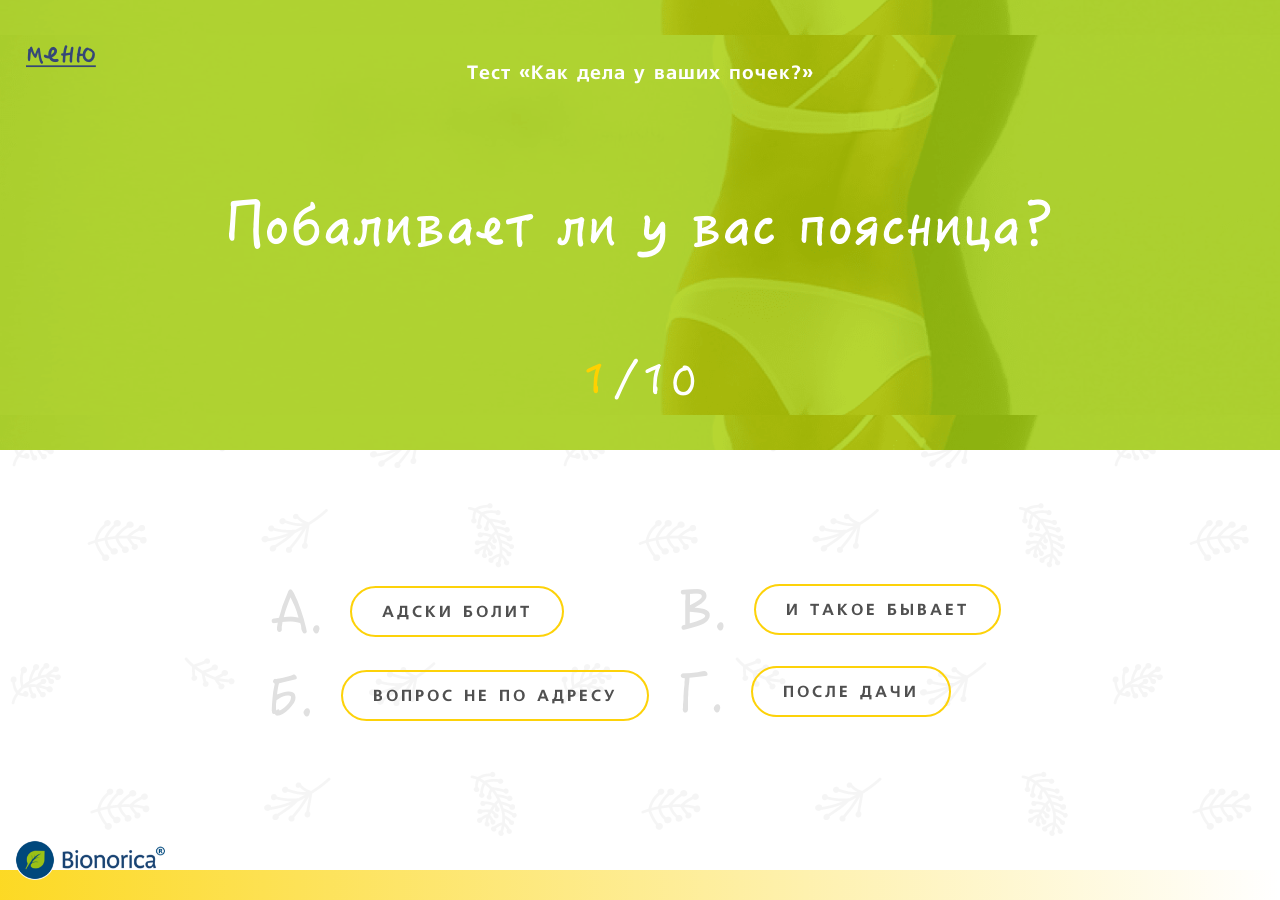
<file: test-1.html>
<!DOCTYPE html>
<html lang="ru">

<head>
    <meta charset="UTF-8">
    <meta name="viewport" content="width=device-width, initial-scale=1.0">
    <link rel="stylesheet" href='css/font.css'>
    <link rel="stylesheet" href="css/uikit.min.css">
    <link rel="stylesheet" href="css/main.css">
    <title>Канефрон</title>
</head>

<body>

    <div class="menu-fixed">
        <a id="menu-toggle" href="#"><img src="img/icon/menu-ic-min.png" alt=""></a>
    </div>
    <div id="container">
        <div id="container2">
            <div class="box one">
                <div class="my-box-v">
                    <div class="test-bg yellow-box">
                        <p class="test-top-text">Тест «Как дела у ваших почек?»</p>
                        <div class="test-content">
                            <img id="t-q-1"  class="test-title active" src="img/text/q1.svg" alt="">
                            <img  id="t-q-2" class="test-title" src="img/text/q2.svg" alt="">
                            <img  id="t-q-3" class="test-title" src="img/text/q3.svg" alt="">
                            <img  id="t-q-4" class="test-title" src="img/text/q4.svg" alt="">
                            <img  id="t-q-5" class="test-title" src="img/text/q5.svg" alt="">
                            <img  id="t-q-6" class="test-title" src="img/text/q1.svg" alt="">
                            <img  id="t-q-7" class="test-title" src="img/text/q2.svg" alt="">
                            <img  id="t-q-8" class="test-title" src="img/text/q3.svg" alt="">
                            <img  id="t-q-9" class="test-title" src="img/text/q4.svg" alt="">
                            <img  id="t-q-10" class="test-title" src="img/text/q5.svg" alt="">
  
                        </div>
                        <div class="test-counter">
                            <img id="t-c-1"  class="test-counter active" src="img/text/1.svg" alt="">
                            <img  id="t-c-2" class="test-counter" src="img/text/2.svg" alt="">
                            <img  id="t-c-3" class="test-counter" src="img/text/3.svg" alt="">
                            <img  id="t-c-4" class="test-counter" src="img/text/4.svg" alt="">
                            <img  id="t-c-5" class="test-counter" src="img/text/5.svg" alt="">
                            <img  id="t-c-6" class="test-counter" src="img/text/6.svg" alt="">
                            <img  id="t-c-7" class="test-counter" src="img/text/7.svg" alt="">
                            <img  id="t-c-8" class="test-counter" src="img/text/8.svg" alt="">
                            <img  id="t-c-9" class="test-counter" src="img/text/9.svg" alt="">
                            <img  id="t-c-10" class="test-counter" src="img/text/10.svg" alt="">

                        </div>

                    </div>
                    <div class="box-recepy">
                        <div class="recepy-info-1">
                            <div id="q-1" class="myqs" uk-grid>
                                <div class="uk-width-1-2">
                                    <div class="test-variation">
                                        <img src="img/text/a.svg" alt="">
                                        <p>АДСКИ БОЛИТ</p>
                                    </div>
                                    <div class="test-variation">
                                        <img src="img/text/b.svg" alt="">
                                        <p>вопрос не по адресу</p>
                                    </div>
                                </div>
                                <div class="uk-width-1-2">
                                    <div class="test-variation">
                                        <img src="img/text/c.svg" alt="">
                                        <p>и такое бывает</p>
                                    </div>
                                    <div class="test-variation">
                                        <img src="img/text/d.svg" alt="">
                                        <p>после дачи</p>
                                    </div>
                                </div>
                            </div>
                            <div id="q-2" class="myqs">
                                <div  uk-grid>
                                    <div class="uk-width-1-2">
                                        <div class="test-variation">
                                            <img src="img/text/a.svg" alt="">
                                            <p>так я и выпивал</p>
                                        </div>
                                        <div class="test-variation">
                                            <img src="img/text/b.svg" alt="">
                                            <p>муж думает, что выпивала</p>
                                        </div>
                                    </div>
                                    <div class="uk-width-1-2">
                                        <div class="test-variation">
                                            <img src="img/text/c.svg" alt="">
                                            <p>бывает, от недостатка сна?</p>
                                        </div>
                                        <div class="test-variation">
                                            <img src="img/text/d.svg" alt="">
                                            <p>Я красив/а, как майский денек</p>
                                        </div>
                                    </div>
                                </div>
                                <img src="img/text/nazad.svg" class="back" alt="">
                            </div>
                            <div id="q-3" class="myqs">
                                <div  uk-grid>
                                    <div class="uk-width-1-2">
                                        <div class="test-variation">
                                            <img src="img/text/a.svg" alt="">
                                            <p>только когда скользко</p>
                                        </div>
                                        <div class="test-variation">
                                            <img src="img/text/b.svg" alt="">
                                            <p>вечером не стою на ногах</p>
                                        </div>
                                    </div>
                                    <div class="uk-width-1-2">
                                        <div class="test-variation">
                                            <img src="img/text/c.svg" alt="">
                                            <p>нужно постараться на танцполе</p>
                                        </div>
                                        <div class="test-variation">
                                            <img src="img/text/d.svg" alt="">
                                            <p>всегда стою ровно</p>
                                        </div>
                                    </div>
                                </div>
                                <img src="img/text/nazad.svg" class="back" alt="">
                            </div>
                            <div id="q-4" class="myqs">
                                <div  uk-grid>
                                    <div class="uk-width-1-2">
                                        <div class="test-variation">
                                            <img src="img/text/a.svg" alt="">
                                            <p>по утрам, после праздников </p>
                                        </div>
                                        <div class="test-variation">
                                            <img src="img/text/b.svg" alt="">
                                            <p>знаете, замучали мигрени</p>
                                        </div>
                                    </div>
                                    <div class="uk-width-1-2">
                                        <div class="test-variation">
                                            <img src="img/text/c.svg" alt="">
                                            <p>к дождю, у бабки, у меня – нет </p>
                                        </div>
                                        <div class="test-variation">
                                            <img src="img/text/d.svg" alt="">
                                            <p>не помню, когда было</p>
                                        </div>
                                    </div>
                                </div>
                                <img src="img/text/nazad.svg" class="back" alt="">
                            </div>
                            <div id="q-5" class="myqs">
                                <div  uk-grid>
                                    <div class="uk-width-1-2">
                                        <div class="test-variation">
                                            <img src="img/text/a.svg" alt="">
                                            <p>Только после пива</p>
                                        </div>
                                        <div class="test-variation">
                                            <img src="img/text/b.svg" alt="">
                                            <p>с языка сорвали</p>
                                        </div>
                                    </div>
                                    <div class="uk-width-1-2">
                                        <div class="test-variation">
                                            <img src="img/text/c.svg" alt="">
                                            <p>все светло и прозрачно</p>
                                        </div>
                                        <div class="test-variation">
                                            <img src="img/text/d.svg" alt="">
                                            <p>Только в фильмах такое видел </p>
                                        </div>
                                    </div>
                                </div>
                                <img src="img/text/nazad.svg" class="back" alt="">
                            </div>
                            <div id="q-6" class="myqs">
                                <div  uk-grid>
                                    <div class="uk-width-1-2">
                                        <div class="test-variation">
                                            <img src="img/text/a.svg" alt="">
                                            <p>6 АДСКИ БОЛИТ</p>
                                        </div>
                                        <div class="test-variation">
                                            <img src="img/text/b.svg" alt="">
                                            <p>6 ИНОГДА, ПОСЛЕ ДАЧИ</p>
                                        </div>
                                    </div>
                                    <div class="uk-width-1-2">
                                        <div class="test-variation">
                                            <img src="img/text/c.svg" alt="">
                                            <p>6 ОХ, ПРЯМ В ТОЧКУ</p>
                                        </div>
                                        <div class="test-variation">
                                            <img src="img/text/d.svg" alt="">
                                            <p>6 ВОПРОС НЕ КО МНЕ</p>
                                        </div>
                                    </div>
                                </div>
                                <img src="img/text/nazad.svg" class="back" alt="">
                            </div>
                            <div id="q-7" class="myqs">
                                <div  uk-grid>
                                    <div class="uk-width-1-2">
                                        <div class="test-variation">
                                            <img src="img/text/a.svg" alt="">
                                            <p>7 АДСКИ БОЛИТ</p>
                                        </div>
                                        <div class="test-variation">
                                            <img src="img/text/b.svg" alt="">
                                            <p>7 ИНОГДА, ПОСЛЕ ДАЧИ</p>
                                        </div>
                                    </div>
                                    <div class="uk-width-1-2">
                                        <div class="test-variation">
                                            <img src="img/text/c.svg" alt="">
                                            <p>7 ОХ, ПРЯМ В ТОЧКУ</p>
                                        </div>
                                        <div class="test-variation">
                                            <img src="img/text/d.svg" alt="">
                                            <p>7 ВОПРОС НЕ КО МНЕ</p>
                                        </div>
                                    </div>
                                </div>
                                <img src="img/text/nazad.svg" class="back" alt="">
                            </div>
                            <div id="q-8" class="myqs">
                                <div  uk-grid>
                                    <div class="uk-width-1-2">
                                        <div class="test-variation">
                                            <img src="img/text/a.svg" alt="">
                                            <p>8 АДСКИ БОЛИТ</p>
                                        </div>
                                        <div class="test-variation">
                                            <img src="img/text/b.svg" alt="">
                                            <p>8 ИНОГДА, ПОСЛЕ ДАЧИ</p>
                                        </div>
                                    </div>
                                    <div class="uk-width-1-2">
                                        <div class="test-variation">
                                            <img src="img/text/c.svg" alt="">
                                            <p>8 ОХ, ПРЯМ В ТОЧКУ</p>
                                        </div>
                                        <div class="test-variation">
                                            <img src="img/text/d.svg" alt="">
                                            <p>8 ВОПРОС НЕ КО МНЕ</p>
                                        </div>
                                    </div>
                                </div>
                                <img src="img/text/nazad.svg" class="back" alt="">
                            </div>
                            <div id="q-9" class="myqs">
                                <div  uk-grid>
                                    <div class="uk-width-1-2">
                                        <div class="test-variation">
                                            <img src="img/text/a.svg" alt="">
                                            <p>9 АДСКИ БОЛИТ</p>
                                        </div>
                                        <div class="test-variation">
                                            <img src="img/text/b.svg" alt="">
                                            <p>9 ИНОГДА, ПОСЛЕ ДАЧИ</p>
                                        </div>
                                    </div>
                                    <div class="uk-width-1-2">
                                        <div class="test-variation">
                                            <img src="img/text/c.svg" alt="">
                                            <p>9 ОХ, ПРЯМ В ТОЧКУ</p>
                                        </div>
                                        <div class="test-variation">
                                            <img src="img/text/d.svg" alt="">
                                            <p>9 ВОПРОС НЕ КО МНЕ</p>
                                        </div>
                                    </div>
                                </div>
                                <img src="img/text/nazad.svg" class="back" alt="">
                            </div>
                            <div id="q-10" class="myqs">
                                <div  uk-grid>
                                    <div class="uk-width-1-2">
                                        <div class="test-variation">
                                            <img src="img/text/a.svg" alt="">
                                            <p>10 АДСКИ БОЛИТ</p>
                                        </div>
                                        <div class="test-variation">
                                            <img src="img/text/b.svg" alt="">
                                            <p>10 ИНОГДА, ПОСЛЕ ДАЧИ</p>
                                        </div>
                                    </div>
                                    <div class="uk-width-1-2">
                                        <div class="test-variation">
                                            <img src="img/text/c.svg" alt="">
                                            <p>10 ОХ, ПРЯМ В ТОЧКУ</p>
                                        </div>
                                        <div class="test-variation">
                                            <img src="img/text/d.svg" alt="">
                                            <p>10 ВОПРОС НЕ КО МНЕ</p>
                                        </div>
                                    </div>
                                </div>
                                <img src="img/text/nazad.svg" class="back" alt="">
                            </div>
                        </div>
                    </div>
                </div>
            </div>
        </div>
    </div>
    <div class="modal-menu">
        <div class="menu-close">
            <a id="menu-close" href="#" class="fade-in"><img src="img/text/close.svg" alt=""></a>
        </div>
        <ul class="menu uk-width-auto uk-first-column">
            <li class="menu-item "><a href="http://pochka.com.ua/new/">Главная</a></li>
            <li class="menu-item"><a href="#">Состав</a></li>
            <li class="menu-item"><a href="#">Цистит</a></li>
            <li class="menu-item"><a href="#">Пиелонефрит</a></li>
            <li class="menu-item"><a href="#">Мочекаменная болезнь</a></li>
            <li class="menu-item my-active"><a href="/new/all-tests.html">Тесты</a></li>
            <li class="menu-item"><a href="/new/retsepty.html">Рецепты</a></li>
            <li class="menu-item"><a href="#">Где купить</a></li>
        </ul>
    </div>
    <div class="footer">
        <img src="img/logo/logo_2.png" alt="">
    </div>
</body>
<script src="js/jquery.min.js"></script>
<script src="js/uikit.min.js"></script>
<script src="js/TweenMax.min.js"></script>
<script src="js/EasePack.min.js"></script>
<script src="js/ScrollMagic.min.js"></script>
<script src="js/animation.gsap.min.js"></script>
<!--<script src="js/debug.addIndicators.min.js"></script>-->
<script src="js/jquery.ScrollMagic.min.js"></script>
<script type="text/javascript">
    var TABLETKI_INFORMER = { productName: "Канефрон", view: "modal", hash: "#apteki", height: 500, averagePrice: true, pharmCount: true, image: "https://i0.tabletki.ua/_assets/img/abc/large/Sinupret-ehkstrakt-33264.jpg", marker: "marker-plus3" }
</script>
<script src="https://tabletki.ua/article/i4/files/assets/js/app.js"></script>
<script type="text/javascript" src="js/main.js"></script>

</html>
</file>
<file: css/font.css>
@font-face{
    font-family: "ukrbold";
    src: url("../font/ukrainianfreesetbold.otf");
    font-weight: normal;
}
@font-face{
    font-family: "ukritalic";
    src: url("../font/ukrainianfreesetitalic.otf");
    font-weight: normal;
}
@font-face{
    font-family: "ukrnormal";
    src: url("../font/ukrainianfreesetnormal.otf");
    font-weight: normal;
}
</file>
<file: css/main.css>
::-webkit-scrollbar {
  width: 1px;
  height: 1px;
}
html {
  background-image: url(../img/bg/pattern_small.png);
}
::-webkit-scrollbar-button {
  width: 1px;
  height: 1px;
}

*,
*:before.
*:after {
  box-sizing: border-box;
}

body {
  margin:0;
  overflow: hidden;
  font-family: "ukrnormal", Arial;
  scroll-behavior: smooth;
}

body:after {
    content: "";
    width: 100%;
    height: 30px !important;
    background: linear-gradient(to right, rgba(252, 211, 0, 0.86), rgba(255, 248, 225, 0));
    position: absolute;
    bottom: 0px;
    z-index: -999;
}
#container .box {
  width:100vw;
  height:100vh;
  display:inline-block;
  position:relative;
}
.recepy-digit {
  margin: 30px 0;
      display: block;
}
h5 {
      text-transform: uppercase;
      letter-spacing: 2px;
}
p.recepy-texts {
  white-space: normal;
  max-width: 345px;
}
.box-recepy h1 {
  margin-top: -50px;
}
.ul-flex {
      display: flex;
      flex-wrap: wrap;
    flex-direction: column;
    max-height: 90px;
}
.recepy-info {
    display: flex;
    max-width: 87%;
    align-items: center;
    justify-content: center;
    margin: 0 auto;
    height: 87%;
}
#container .box > div {

}
.uk-overlay-default {
  background: transparent;
}
.txt-map {
  position: absolute;
}
.uk-overlay-panel {
  background: red;
}
.uk-overlay {
    padding: 0;
}
.map-preview img {
    max-width: 851px;
}
#hover img {
opacity: 1;
    transition: all 1s ease;
}

#container {
  overflow-y:scroll;
  overflow-x:hidden;
  transform: rotate(270deg) translateX(-100%);
  transform-origin: top left;
  position:absolute;
  width:100vh;
  height:100vw;
}
#container2 {
  transform: rotate(90deg) translateY(-100vh);
  transform-origin: top left;
  white-space:nowrap;
}

.line-1 {
  width: 0px;
  background: #354777;
  height: 3px;
      top: 6px;
    position: relative;
}
.line-2 {
  width: 0px;
  background: #354777;
  height: 3px;
  position: relative;
  top: 10px;
}
.back {
  cursor: pointer;
  position: absolute;
  bottom: 15%;
    left: 50%;
    margin-left: -36px;
}

#q-2, 
#q-3,
#q-4,
#q-5,
#q-6,
#q-7,
#q-8,
#q-9,
#q-10,
#q-11 {
  display: none;
}
.recepy-info-1 {
      display: flex;
    align-items: center;
    justify-content: center;
 height: 90%;
}

#t-c-2, 
#t-c-3, 
#t-c-4, 
#t-c-5, 
#t-c-6, 
#t-c-7, 
#t-c-8, 
#t-c-9, 
#t-c-10, 
#t-c-11 {
  display: none;
} 
#t-q-2, 
#t-q-3, 
#t-q-4, 
#t-q-5, 
#t-q-6, 
#t-q-7, 
#t-q-8, 
#t-q-9, 
#t-q-10, 
#t-q-11 {
  display: none;
} 
.test-variation {
    display: flex;
    align-items: center;
}
.test-variation img {
    padding: 20px 30px 20px 20px;
      cursor: pointer;
}
.test-variation img:hover + p, 
.test-variation p:hover {
  border-color: #acd030;
  -webkit-transition: all .5s ease;
  -moz-transition: all .5s ease;
  transition: all .5s ease;
  cursor: pointer;
  color: #acd030;
}
.pack-t {
  margin-top: -70px;
}
.pochka-s-2 {
    position: absolute;
    top: 19%;
    padding-left: 40%;
}
.pochka-s-1 {
      position: absolute;
    bottom: 5%;
    padding-left: 20%;
}
.pochka-says {
  position: absolute;
  bottom: 0;
  margin-left: -100px;
}
.test-variation p {
    letter-spacing: 3px;
    font-family: 'ukrbold';
    border: 2px solid #FDD209;
    padding: 13px 30px 10px;
    border-radius: 100px;
        text-transform: uppercase;
      -webkit-transition: all .5s ease;
  -moz-transition: all .5s ease;
  transition: all .5s ease;
}
.test-top-text {

    color: white;
    font-size: 1.2em;
    font-family: "ukrbold", Arial;
    letter-spacing: 1px;
}
.test-bg {
  background: url(../img/photo/bg-photo-min.png);
      background-position: center;
    background-size: contain;
        display: flex;
    align-items: center;
    flex-direction: column;
    justify-content: space-around;
}
.test-content {

}
.line-3 {
  width: 0px;
  background: #354777;
  height: 3px;
  position: relative;
  top: 5px;
}
.top-text img {
  margin: 5px 0;
}
/*1 слайд*/
.wrap {
  display: flex;
  height: 100vh;
  white-space: nowrap;
  position: absolute;
  width: 100vw;
  align-items: center;
}
.ya-share2__item_service_vkontakte .ya-share2__badge {
    background: url(/new/img/photo/vk-min.png) !important;
    width: 85px;
    padding: 0 10px;
    background-repeat: no-repeat !important;
    height: 40px;
}
.ya-share2__item_service_facebook .ya-share2__badge {
    background: url(/new/img/photo/fb-min.png) !important;
    width: 85px;
    padding: 0 10px;
    background-repeat: no-repeat !important;
    height: 40px;
}
#menu-toggle.fade-in {
  visibility: visible;
  transition: all 1s ease;
  opacity: 1;
}

#text-1:before {
  content: "";
  width:1px;
  height: 2px;
  background: red;
}
.my-lief-text {
  opacity: 0;
  margin-top: -40px;
  z-index: 0 !important;
  line-height: 1.01;
}
.pack-min {
  width: 350px;
  z-index: 1;
  opacity: 0;
  transform: scale(0);
}
.product {
  height: 100vh;
  display: flex;
  justify-content: center;
  flex-direction: column;
  text-transform: none;

}
.lief-big {
  position: absolute;
  max-width: 360px;
  z-index: 0;
  opacity: 0;
  transform: scale(0);
}
#text-4 {
  z-index: 12;
  max-width: 134px;
  top: -180px;
     left: 130px;
  opacity: 0;
}
#text-5 {
  z-index: 12;
  max-width: 157px;
  top: -90px;
    left: 115px;
  opacity: 0;
}
#text-6 {
  position: absolute;
  top: 20px;
}

#text-7 {
  position: absolute;
  bottom: 150px;
}
#text-8 {
  position: absolute;
  max-width: 147px;
  bottom: 120px;
  left: 75px;;
}
#text-9 {
  position: absolute;
  max-width: 147px;
  bottom: 40px;
  left: 75px;
}
.imgs {
  position: relative;
      margin-left: 55px;
}
.texts {
  position: relative;
}
.box-animation {
  position: absolute;
  bottom: 0;
  left: 50%;
}
.modal-menu {
  display: block;
  background: #ffffff;
  width: 300px;
  height: 100vh;
  z-index: 1;
  position: absolute;
  left: -300px;
  opacity: 0; 
}

.modal-menu .menu {
  margin-left: 30px;
}
.box-animation img {
  position: absolute;
}
#recepy-2 .share-recepy {
    width: 35%;
    background: white;

    height: 100%;
    float: right;

    display: flex;
align-items: flex-end;
    justify-content: center;
}
.slova-pochki-6 {
padding: 30px;
} 
.pack-min-2 {
  margin-top: -70px;
}
#recepy-2  .video-recepy {
    width: 65%;
    height: 100%;
    float: left;
    display: flex;
    align-items: left;
justify-content: space-around;
    flex-direction: column;
}
.my-bg-y-r {
  height: 100%;
  position: absolute;
  right: 0px;
}
.my-bg-y-l {
  height: 100%;
  position: absolute;
  left: 0px;
      transform: scale(-1, 1);
}
.share-recepy {
    width: 35%;
    background: white;
    height: 100%;
    float: right;
    display: flex;
    align-items: center;
    justify-content: center;
}

.video-recepy {
  width: 65%;
  height: 100%;
      float: left;
      display: flex;
      align-items: center;
      justify-content: center;
      position: relative;
}
.top-text img {
  opacity: 0;

}
.my-recepy-title {
    max-width: 249px;
    text-align: left;
    white-space: normal;
    line-height: 1.1em;
    padding-left: 25px;
}
.my-box-v {
  display: flex;
  height: 100vh;
  width: 100vw;
  flex-direction: column;
      position: absolute;
}
#recepy-2  .yellow-box {
  background-color: #FDD209;
  width:100%;
  height: 50%;
  display: flex;
  flex-direction: row-reverse;
}
.yellow-box {
  background-color: #FDD209;
  width:100%;
  height: 50%;
}
.box-recepy {
    width:100%;
  height: 50%;
  z-index: 99;
    position: relative;
}
.top-text {
  display: flex;
  align-items: flex-start;
  flex-direction: column;
  margin-top: -180px;
}
.menu-close {
  position: absolute;
  top: 5%;
  left: 11%;
}
.info {
  padding-left: 8%;
}

.my-recepi-2,
.my-recepi-4
 {
      display: flex;
    flex-direction: column;
    align-items: center;
    height: 90vh;
    justify-content: space-around;
}


.my-recepi-3 {
  display: flex;
    align-items: center;
    justify-content: center;
}
#menu-toggle {
  transition: all 1s ease;
  visibility: hidden;
  opacity: 0;
}
.natasha-1 {
  position: absolute;
  z-index: 6;
  bottom: -100px;
  left: 60%;
  max-width: 145px;
  opacity: 0;
  /*transform: rotate(90deg) translateY(-100vh);*/
}
.menu-fixed {
  position: fixed;
  z-index: 1;
  top: 5%;
  left: 2%;
}
.menu {
  height: 100vh;
  display: flex;
  justify-content: center;
  flex-direction: column;
  list-style: none;
  margin-left: 0px;
  text-transform: none;
  padding-left: 0px;
  min-width: 250px;
  margin-left: 80px;
}
h1, h2, h3, h4, h5 {
  font-family: "ukrbold", Arial;
  line-height: 1.01;
  margin: 0.5em 0 0 0;
}

.my-list {
  list-style: none;
  margin: 0px;
}
.my-list li {
  position: relative;
  line-height: 1.5em;
  opacity: 0;
  transform: scale(0);
}
.my-list li:before {
  content: url(../img/icon/leaf_small-min.png);
  left: -28px;
  position: absolute;
  top: 3px;
}
p, li {
  color: #505050;
  font-size: 1em;
  font-family: arial;
  font-family: "ukrnormal", Arial;

}
.at .imgs {
    position: relative;
    margin-left: -20px;
} 
.at .natasha-1 {
  left: -100%;
}
p {
  margin: 10px 0;
}
.menu-item {
  padding-left: 1%;
  color:#FFD100 ;
  padding: 5px 0;
  letter-spacing: 1px;
}
.menu-item.my-active a {
  color:#FFD100 ;
}
.menu-item a {
  color:#505050;
  font-family: "ukrbold", Arial;
}
.top-text-2 p{
      line-height: 27px;
}

  .top-text-2 span {
  text-align: center;
  display: block;
  padding-top: 3px;
  letter-spacing: 1px;
  font-size: 1.1em;
}
.menu-item a:hover,
.menu-item a:focus {
  text-decoration: none;
}

/*Второй слайд*/
.natasha-2 {
  width: 165px;
}
.my-80 {
  width: 110px;
  margin: 0 15px 0 0;
}
.som-text {
  position:absolute;
  bottom: 0px;
  left: 50%;
}
.som-text img {
  position: absolute;
}
.top-text-2 {
  display: flex;
  height: 143px;
  font-size: 0.9em;
  align-items: center;
}
.my-green {
  background: #77AD1C;
  color: #fff;
  font-size: 1em;
  letter-spacing: 1px;
  border-radius: 40px;
}

.my-green:hover, .my-green:focus {
  background: #89CD16;
  color: white;
}
.box-flex p {
  margin-right: 50px;
}
.box-flex {
  display: flex;
  margin-top:  20px;
  align-items: center;
  align-content: center;
 }
 .tabletki-content_block .tabletki-product_image img {
  max-height: 100px !important;
  max-width: 100% ;
}
.my-recepi-1 {
    display: flex;
    width: 100%;
    align-items: center;
    justify-content: space-around;
}
.tabletki-content_block.tabletki-cf {
  display: none !important;
}
.r-m-top {
      margin-top: -13%;
}
.tabletki-content {
  width: 100%;
  height: 480px;
}
#tabletki-informer {
  width: 1200px;
}
.tabletki_filter {
  padding-top: 0;
  max-width: 175px;
}


/*Второй слайд*/
.wrap-3 div:nth-child(2) {
    margin: 0 33%;
}
#my-margin {
    margin: 0px 34% 0 36%;
}

.tests {
    flex-wrap: wrap;
    align-items: center;
    justify-content: center;
    padding-left: 5%;
}
.tests p {
    white-space: initial;
    max-width: 380px;
}
.wrap-3{
  display: flex;
    align-items: center;
    justify-content: space-between;
    width: 100%;
    
}
.wrap-2 {
    display: flex;
    align-items: center;
    width: 100%;
}
.wrap-2 div,
.wrap-3 div {
  min-width: 333px !important;
}








/*Четвертый слайд*/

.my-ab-img {
  position: absolute;
  opacity: 0;
  cursor: pointer;
  max-width: 330px;
    transition: all 1s ease;
}


.images:focus > .my-ab-img ,
.images:hover > .my-ab-img {
  opacity: 1;
  transition: all 1s ease;
}
.four .wrap {
  display: flex;
  height: 100vh;
  white-space: nowrap;
  position: absolute;
  width: 100vw;
  flex-direction: column;
  align-items: center;
  justify-content: center;
}
.natasha-3 {
  position: absolute;
  bottom: 0px;
  left: 50%;
  max-width: 140px;
  margin-left: -70px;
}
.product p {
  z-index: 3;
  font-size: .9em;
  text-align: center;
}




.samo {
  color: #FFD100;
  font-family: ukrbold;
  font-size: 5.1em;
  max-width: 980px;
  white-space: initial;
  text-align: center;
  line-height: 1.01;

}
.samo-1 {
  letter-spacing: 1px;
  margin-top: -70px;
}
.samo-3 {
  font-size: .9em;
}

/*Футер*/
.footer img {
    position: fixed;
    bottom: 20px;
    max-width: 150px;
    z-index: -1;
    left: 15px;
}
.line-1 {
  max-width: 116px;
}
.line-2 {
    max-width: 230px;
}
.line-3 {
  max-width: 265px;
}
.at .two {
  max-width: 75%;
  z-index: -53;
}
.at .four {
      z-index: -90;
}

@media screen and (min-width: 1600px) {
 .wrap-2 div, .wrap-3 div {
    min-width: 380px !important;
}

.my-ab-img {
   max-width: 380px !important;
}
#my-margin {
    margin: 0px 33% 0 30%;
}
  #text-1 {
    width: 135px;
}
.info > div > div > p {
    font-size: 19px;
}
.line-1 {
  max-width: 135px;
}
.listy-text {
  max-width: 190px;
}
.uk-h1, h1 {
    font-size: 3em;
    line-height: 1.2;
}
  #text-2 {
    width: 240px;
}
.line-2 {
  max-width: 245px;
}
  #text-3 {
    width: 300px;
}
.line-3 {
  max-width: 305px;
}

#text-4 {
  width: 190px;
}
#text-5 {
  width: 167px;
}
#text-6 {
  width: 252px;
}
#text-7 {
  width: 192px;
}

p, li {
      font-size: 1.2em;
}
.my-green {
    font-size: 1.2em;
}
.txt-map {
  width: 464px;
}
#text-8 {
  width: 180px;
  max-width: 180px;
}
#text-9 {
  width: 167px;
  max-width: 167px;
}
.natasha-3 {
  max-width: 161px;
  margin-left: -90px;
  }
.pack-min {
    width: 423px;
}
.lief-big {
    max-width: 405px;
}

}

@media screen and (max-width: 600px) {
  #container {
    display: none;
  }
}
@media screen and (max-width: 1024px) {
  .lief-big, .pack-min {
    max-width: 250px;
  }
  .natasha-1 {
    max-width: 125px;
  }
  .info {
    padding-left: 4%;
}
p, li {
      font-size: 1em;
}
.top-text-2 {
  padding-left: 80px;
}
.map-preview img {
    max-width: 700px;
}
.samo {
  font-size: 4.1em;
  }
  .samo-3 {
    font-size: .8em;
    white-space: normal;
    text-align: center;
    padding: 0 30px;
}
.imgs {
    position: relative;
    margin-left: -15px;
}
}
</file>
